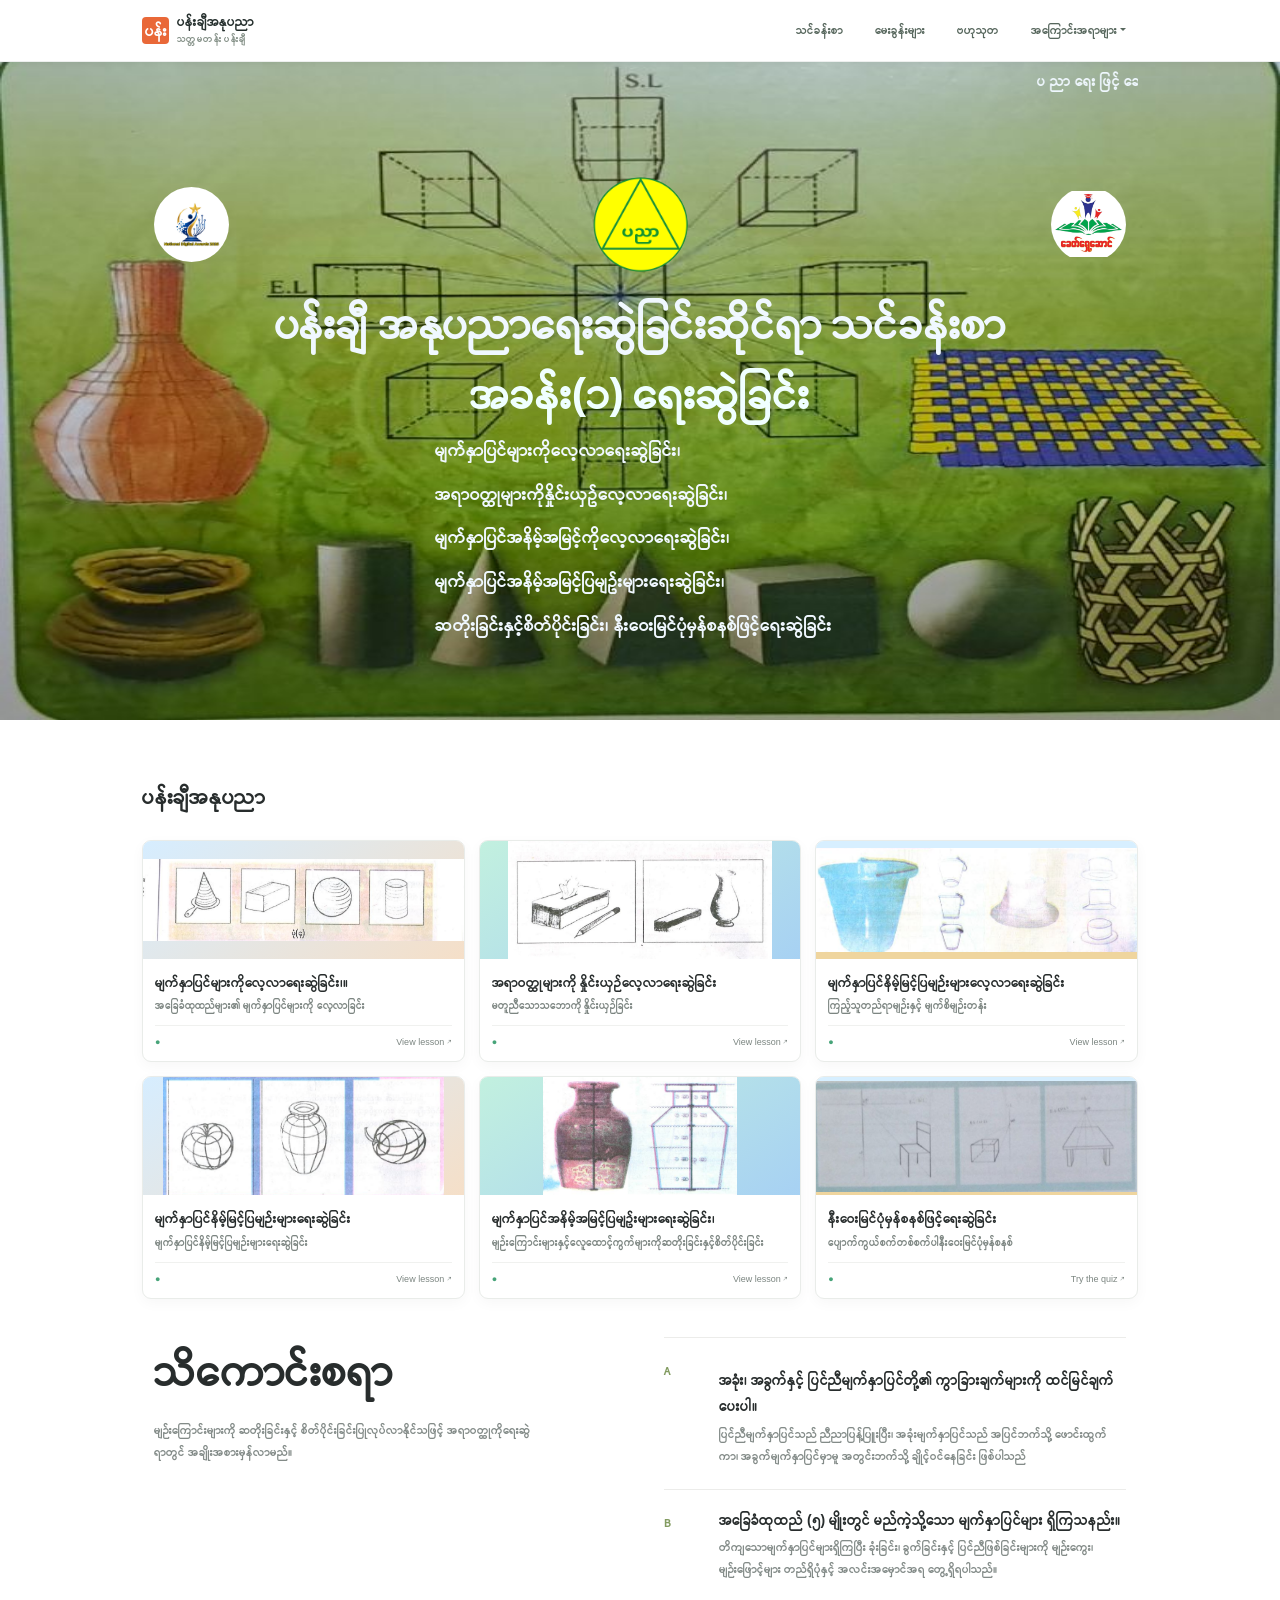
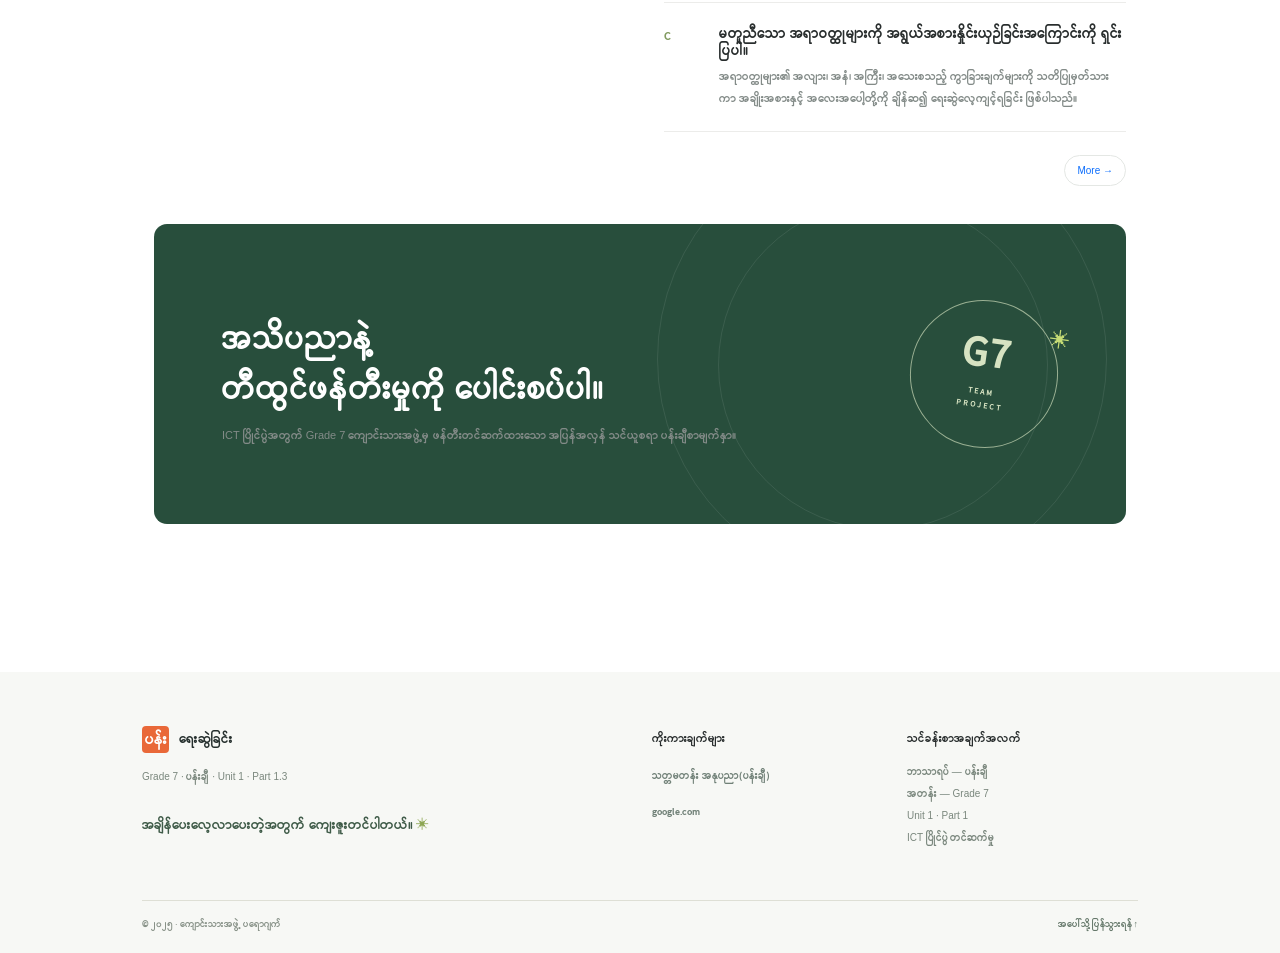
<file: index.html>
<!doctype html>
<html lang="my">

<head>
  <meta charset="utf-8">
  <meta name="viewport" content="width=device-width, initial-scale=1">
  <meta name="description"
    content="Grade 7 ပန်းချီ Unit 1, Part 1 သင်ခန်းစာ — ပန်းချီအနုပညာ | ကျောင်းသုံးစာအုပ်အခန်း (၁)ရေးဆွဲခြင်းနိဒါန်း။">
  <title>Grade 7 ရေးဆွဲခြင်း</title>
  <link href="css/bootstrap.min.css" rel="stylesheet">
  <link rel="stylesheet" href="style.css">
  <link rel="icon" href="assets/images/image.png">

</head>

<body>
  <nav class="navbar navbar-expand-lg fixed-top site-nav" aria-label="အဓိကမီနူး">
    <div class="container">
      <a class="navbar-brand d-flex align-items-center gap-2" href="index.html#home"><span
          class="brand-mark">ပန်း</span><span>ပန်းချီအနုပညာ<span class="brand-sub">သတ္တမတန်း
            ပန်းချီ</span></span></a>
      <button class="navbar-toggler" type="button" data-bs-toggle="collapse" data-bs-target="#mainMenu"
        aria-controls="mainMenu" aria-expanded="false" aria-label="မီနူးဖွင့်ရန်"><span
          class="navbar-toggler-icon"></span></button>
      <div class="collapse navbar-collapse" id="mainMenu">
        <ul class="navbar-nav ms-auto align-items-lg-center gap-lg-2">
          <li class="nav-item"><a class="nav-link" href="ebook-page.html">သင်ခန်းစာ</a></li>
          <!-- <li class="nav-item"><a class="nav-link" href="lesson.html#lessons">သင်ခန်းစာ</a></li> -->
          <li class="nav-item"><a class="nav-link" href="questions.html">မေးခွန်းများ</a></li>
          <li class="nav-item"><a class="nav-link" href="knowledge.html">ဗဟုသုတ</a></li>
          <li class="nav-item dropdown"><a class="nav-link dropdown-toggle" href="#" role="button"
              data-bs-toggle="dropdown" aria-expanded="false">အကြောင်းအရာများ</a>
            <ul class="dropdown-menu dropdown-menu-end">
              <li><a class="dropdown-item" href="competation.html">ICT ပြိုင်ပွဲ</a></li>
              <li><a class="dropdown-item" href="portfolio.html">အဖွဲ့အကြောင်း</a></li>
            </ul>
          </li>
        </ul>
      </div>
    </div>
  </nav>

  <!-- <section class="logo-strip" aria-label="Department of Basic Education">
    <div class="container logo-row mt-3">
      <img class="side-logo" src="assets/images/image.png" alt="Department of Basic Education logo">
      <img class="center-logo" src="assets/images/image.png" alt="Department of Basic Education logo">
      <img class="side-logo" src="assets/images/image.png" alt="Department of Basic Education logo">
    </div>
  </section> -->
  <main id="home">
    <header class="hero">
      <div class="hero-grid" aria-hidden="true"></div>
      <div class="container hero-content">
        <div class="row align-items-center g-5">
          <div class="col-lg-12 mx-auto text-center hero-copy-column">

            <!-- marquee -->
            <marquee width="100%" direction="left" height="100px" style="color:aliceblue;">
              ပ ညာ ရေး ဖြင့် ခေတ် မီ ဖွံ့ ဖြိုး တိုး တက် သော နိုင် ငံ တော် ကြီး တည် ဆောက် အံ့ . . . . . . . . ပ ညာ့ တန်
              ဆောင် ခေတ် ရှေ့ ဆောင်
            </marquee>

            <div class="container logo-row">
              <img class="side-logo" src="assets/images/nda.png" alt="Department of Basic Education logo">
              <img class="center-logo" src="assets/images/dbe-logo.png" alt="Department of Basic Education logo">
              <img class="side-logo" src="assets/images/kssicon.png" alt="Department of Basic Education logo">
            </div><br>

            <!-- <bold> <div class="eyebrow justify-content-center"><span class="eyebrow-dot"></span>ပန်းချီပညာ အခန်း(၁)</div> </bold> -->
            <h1 style="color: aliceblue;"> ပန်းချီ အနုပညာရေးဆွဲခြင်းဆိုင်ရာ သင်ခန်းစာ</h1>
            <h1 style="color: azure;">အခန်း(၁) ရေးဆွဲခြင်း</h1>
            <p class="hero-copy mx-auto" style="font-size: larger; color: aliceblue;">
              မျက်နှာပြင်များကို​လေ့​လာ​ရေးဆွဲခြင်း၊
            <p class="hero-copy mx-auto" style="font-size: larger; color: aliceblue;">
              အရာဝတ္ထုများကိုနှိုင်းယှဥ်​လေ့လာ​ရေးဆွဲခြင်း၊</p>
            <p class="hero-copy mx-auto" style="font-size: larger; color: aliceblue;">
              မျက်နှာပြင်အနိမ့်အမြင့်ကို​လေ့​လာ​ရေးဆွဲခြင်း၊</p>
            <p class="hero-copy mx-auto" style="font-size: larger; color: aliceblue;">
              မျက်နှာပြင်အနိမ့်အမြင့်ပြမျဥ်းများ​ရေးဆွဲခြင်း၊</p>
            <p class="hero-copy mx-auto" style="font-size: larger; color: aliceblue;"> ဆတိုးခြင်းနှင့်စိတ်ပိုင်းခြင်း၊
              နီး​ဝေးမြင်ပုံမှန်စနစ်ဖြင့်​ရေးဆွဲခြင်း</p>
            <!-- <div class="d-flex flex-wrap gap-3 align-items-center justify-content-center"><a
                class="btn btn-primary btn-start" href="#lesson">သင်ခန်းစာကို စတင်မယ် <span>↓</span></a><span
                class="hero-meta">⏱ ၁၀ မိနစ်ခန့် · ဖတ်ရှုလေ့လာရန်</span></div> -->
          </div>
        </div>
      </div>
      <!-- <div class="hero-bottom"><span>အောက်သို့ ဆင်းပြီး စူးစမ်းကြည့်ပါ</span><span class="down-mark">↓</span></div> -->
    </header>


    <!-- သင်ခန်းစာများ ထည့်ရန် -->
    <section class="featured-section" id="featured">
      <div class="container">
        <div class="landing-heading">
          <div>
            <br><br>
            <h2 class="landing-title">ပန်းချီအနုပညာ</h2>
            <p> </p><br>
            <div class="featured-grid">
              <a class="featured-card" href="pages/first-page.html">
                <div class="course-art course-rock">


                  <img class="img-cover w-100" src="assets/images/ccc.png" alt="assets">

                </div>
                <div class="course-info"><small></small>
                  <h3>မျက်နှာပြင်များကို​လေ့​လာ​ရေးဆွဲခြင်း၊။</h3>
                  <p>အခြေခံထုထည်များ၏ မျက်နှာပြင်များကို လေ့လာခြင်း</p>
                  <div class="course-meta"><span>● </span><span>View lesson ↗</span></div>
                </div>
              </a>
              <a class="featured-card" href="pages/second-page.html">
                <div class="course-art course-river">

                  <img class="img-cover w-100" src="assets/images/vvv.png" alt="assets">
                </div>

                <div class="course-info"><small></small>
                  <h3>အရာဝတ္ထုများကို နှိုင်းယှဉ်လေ့လာရေးဆွဲခြင်း</h3>
                  <p>မတူညီသောသဘောကို နှိုင်းယှဉ်ခြင်း</p>
                  <div class="course-meta"><span>● </span><span>View lesson ↗</span></div>
                </div>
              </a>

              <a class="featured-card" href="pages/third-page.html">
                <div class="course-art course-coast">

                  <img class="img-cover w-100" src="assets/images/mmm.png" alt="assets">
                </div>

                <div class="course-info"><small></small>
                  <h3>မျက်နှာပြင်နိမ့်မြင့်ပြမျဉ်းများလေ့လာရေးဆွဲခြင်း</h3>
                  <p>ကြည့်သူတည်ရာမျဉ်းနှင့် မျက်စိမျဉ်းတန်း</p>
                  <div class="course-meta"><span>● </span><span>View lesson ↗</span></div>
                </div>

              </a>

              <a class="featured-card" href="pages/fourth-page.html">
                <div class="course-art course-rock alt">

                  <img class="img-cover w-100" src="assets/images/nnn.png" alt="assets">
                </div>

                <div class="course-info"><small></small>
                  <h3>မျက်နှာပြင်နိမ့်မြင့်ပြမျဉ်းများရေးဆွဲခြင်း</h3>
                  <p>မျက်နှာပြင်နိမ့်မြင့်ပြမျဉ်းများရေးဆွဲခြင်း</p>
                  <div class="course-meta"><span>● </span><span>View lesson ↗</span></div>
                </div>

              </a>
              <a class="featured-card" href="pages/fifth-page.html">
                <div class="course-art course-river alt">

                  <img class="img-cover w-100" src="assets/images/zzz.png" alt="assets">
                </div>

                <div class="course-info"><small></small>
                  <h3>မျက်နှာပြင်အနိမ့်အမြင့်ပြမျဥ်းများ​ရေးဆွဲခြင်း၊</h3>
                  <p>မျဉ်းကြောင်းများနှင့်လေူထောင့်ကွက်များကိုဆတိုးခြင်းနှင့်စိတ်ပိုင်းခြင်း</p>
                  <div class="course-meta"><span>● </span><span>View lesson ↗</span></div>
                </div>
              </a>
              <a class="featured-card" href="pages/sixth-page.html">
                <div class="course-art course-coast alt">

                  <img class="img-cover w-100" src="assets/images/sss.png" alt="assets">
                </div>

                <div class="course-info"><small></small>
                  <h3>နီး​ဝေးမြင်ပုံမှန်စနစ်ဖြင့်​ရေးဆွဲခြင်း</h3>
                  <p>ပျောက်ကွယ်စက်တစ်စက်ပါနီးဝေးမြင်ပုံမှန်စနစ်</p>
                  <div class="course-meta"><span>● </span><span>Try the quiz ↗</span></div>
                </div>
              </a>

            </div>

            <!-- </section>    <section class="lesson-section section-pad" id="lesson">
      <div class="container">
        <div class="section-kicker">၀၂ / အဓိကသင်ခန်းစာ</div>
        <div class="row align-items-end mb-5">
          <div class="col-lg-7">
            <h2 class="section-title">မြေပြင်ကို ပုံဖော်သော<br>လုပ်ငန်းစဉ် ၃ မျိုး</h2>
          </div>
          <div class="col-lg-4 offset-lg-1">
            <p class="section-aside">ရိုးရှင်းတဲ့ အဆင့်သုံးဆင့်နဲ့ ရှုခင်းတစ်ခု ဘယ်လိုဖြစ်လာသလဲ ကြည့်ကြရအောင်။</p>
          </div>
        </div>
        <div class="process-grid row g-4">
          <article class="process-card col-12 col-md-6 col-lg-4" role="link" tabindex="0" data-page="pages/first-page.html" data-topic="weathering"
            aria-label="အသေးစိတ်ကြည့်ရန်">
            <div class="process-top"><span class="step-number">၁</span><span class="process-icon">⌁</span></div>
            <div class="process-art art-weathering" aria-hidden="true"><span class="crack"></span><span
                class="rock rock-a"></span><span class="rock rock-b"></span><span class="rock rock-c"></span><span
                class="rain-drop drop-a"></span><span class="rain-drop drop-b"></span></div>
            <h3>ကျောက်ဆွေးမြည့်ခြင်း</h3>
            <p>အပူချိန်၊ မိုးရေ၊ လေတို့ကြောင့် ကျောက်တုံးတွေဟာ နေရာမှာတင် အက်ကွဲပြီး သေးငယ်တဲ့ အပိုင်းအစတွေ ဖြစ်လာတယ်။
            </p><span class="process-tag">နေရာတွင် ပြိုကွဲခြင်း</span>
          </article>
          <article class="process-card col-12 col-md-6 col-lg-4" role="link" tabindex="0" data-page="pages/second-page.html" data-topic="erosion"
            aria-label="အသေးစိတ်ကြည့်ရန်">
            <div class="process-top"><span class="step-number">၂</span><span class="process-icon">↗</span></div>
            <div class="process-art art-erosion" aria-hidden="true"><span class="slope"></span><span
                class="moving-rock rock-a"></span><span class="moving-rock rock-b"></span><span
                class="wind-line wind-a"></span><span class="wind-line wind-b"></span></div>
            <h3>တိုက်စား သယ်ဆောင်ခြင်း</h3>
            <p>မြစ်ရေ၊ လေ၊ ရေခဲတို့က ပြိုကွဲသွားတဲ့ ကျောက်နဲ့ မြေမှုန်တွေကို တစ်နေရာကနေ တစ်နေရာသို့ သယ်ဆောင်တယ်။</p>
            <span class="process-tag">ရွေ့လျား သယ်ဆောင်ခြင်း</span>
          </article>
          <article class="process-card col-12 col-md-6 col-lg-4" role="link" tabindex="0" data-topic="deposition"
            aria-label="အသေးစိတ်ကြည့်ရန်">
            <div class="process-top"><span class="step-number">၃</span><span class="process-icon">⌄</span></div>
            <div class="process-art art-deposition" aria-hidden="true"><span class="shore"></span><span
                class="sediment sed-a"></span><span class="sediment sed-b"></span><span
                class="sediment sed-c"></span><span class="water-line"></span></div>
            <h3>အနည်ကျ စုပုံခြင်း</h3>
            <p>သယ်ဆောင်လာတဲ့ အနည်တွေဟာ မြစ်ဝ၊ ကမ်းခြေလို နေရာတွေမှာ စုပုံပြီး မြေပြင်ပုံစံအသစ်တွေ ဖြစ်လာတယ်။</p><span
              class="process-tag">ပုံစံအသစ် ဖန်တီးခြင်း</span>
          </article>
        </div>
        <div class="example-strip">
          <div class="example-icon">✳</div>
          <div><strong>ဥပမာတစ်ခု — မြစ်ကွေ့ကနေ မြစ်ဝကျွန်းပေါ်အထိ</strong>
            <p>မြစ်ကွေ့အပြင်ဘက်ကို ရေက တိုက်စားတယ်။ အနည်တွေကို အောက်ဘက်သို့ သယ်ဆောင်ပြီး မြစ်ဝမှာ စုပုံစေကာ
              မြစ်ဝကျွန်းပေါ်ကို ဖန်တီးတယ်။</p>
          </div><span class="example-arrow">↗</span>
        </div>
      </div>
    </section> -->

            <section class="knowledge-section section-pad" id="knowledge">
              <div class="container">
                <div class="row g-5">
                  <div class="col-lg-5">
                    <h2 class="section-title">သိကောင်းစရာ</h2>
                    <p class="section-aside mt-3"> မျဉ်းကြောင်းများကို ဆတိုးခြင်းနှင့်
                      စိတ်ပိုင်းခြင်းပြုလုပ်လာနိုင်သဖြင့်
                      အရာဝတ္ထုကိုရေးဆွဲရာတွင် အချိုးအစားမှန်လာမည်။</p>
                  </div>
                  <div class="col-lg-6 offset-lg-1">
                    <div class="fact-list position-relative">
                      <article class="fact-row"><span class="fact-mark">A</span>
                        <div>
                          <h3></h3>အခုံး၊ အခွက်နှင့် ပြင်ညီမျက်နှာပြင်တို့၏ ကွာခြားချက်များကို ထင်မြင်ချက်ပေးပါ။
                          <p>ပြင်ညီမျက်နှာပြင်သည် ညီညာပြန့်ပြူးပြီး၊ အခုံးမျက်နှာပြင်သည် အပြင်ဘက်သို့ ဖောင်းထွက်ကာ၊
                            အခွက်မျက်နှာပြင်မှာမူ အတွင်းဘက်သို့ ချိုင့်ဝင်နေခြင်း ဖြစ်ပါသည်</p>
                        </div>
                      </article>
                      <article class="fact-row"><span class="fact-mark">B</span>
                        <div>
                          <h3>အခြေခံထုထည် (၅) မျိုးတွင် မည်ကဲ့သို့သော မျက်နှာပြင်များ ရှိကြသနည်း။</h3>
                          <p>တိကျသောမျက်နှာပြင်များရှိကြပြီး ခုံးခြင်း၊ ခွက်ခြင်းနှင့် ပြင်ညီဖြစ်ခြင်းများကို မျဉ်းကွေး၊
                            မျဉ်းဖြောင့်များ တည်ရှိပုံနှင့် အလင်းအမှောင်အရ တွေ့ရှိရပါသည်။</p>
                        </div>
                      </article>
                      <article class="fact-row"><span class="fact-mark">C</span>
                        <div>
                          <h3>မတူညီသော အရာဝတ္ထုများကို အရွယ်အစားနှိုင်းယှဉ်ခြင်းအကြောင်းကို ရှင်းပြပါ။</h3>
                          <p>အရာဝတ္ထုများ၏ အလျား၊ အနံ၊ အကြီး၊ အသေးစသည့် ကွာခြားချက်များကို သတိပြုမှတ်သားကာ
                            အချိုးအစားနှင့်
                            အလေးအပေါ့တို့ကို ချိန်ဆ၍ ရေးဆွဲလေ့ကျင့်ရခြင်း ဖြစ်ပါသည်။</p>
                        </div>
                      </article>
                      <br><br>
                      <a class="text-link text-primary position-absolute bottom-0 end-0" href="knowledge.html">More
                        <span>→</span></a>
                    </div>
                  </div>
                </div>
              </div>
            </section>

            <section class="team-section" id="competition">
              <div class="container">
                <div class="team-panel">
                  <div class="team-orbit orbit-one"></div>
                  <div class="team-orbit orbit-two"></div>
                  <div class="team-content">
                    <h2>အသိပညာနဲ့<br>တီထွင်ဖန်တီးမှုကို ပေါင်းစပ်ပါ။</h2>
                    <p>ICT ပြိုင်ပွဲအတွက် Grade 7 ကျောင်းသားအဖွဲ့မှ ဖန်တီးတင်ဆက်ထားသော အပြန်အလှန် သင်ယူစရာ
                      ပန်းချီစာမျက်နှာ။</p>
                    
                  </div>
                  <div class="team-badge" aria-hidden="true"><span>G7</span><small>TEAM<br>PROJECT</small><i>✳</i></div>
                </div>
              </div>
            </section>
  </main>

  <footer class="site-footer">
    <div class="container">
      <div class="row gy-4">
        <div class="col-lg-5"><a class="navbar-brand footer-brand" href="index.html#home"><span
              class="brand-mark">ပန်း</span> ရေးဆွဲခြင်း</a>
          <p class="footer-note">Grade 7 · ပန်းချီ · Unit 1 · Part 1.3</p>
          <p class="thanks">အချိန်ပေးလေ့လာပေးတဲ့အတွက် ကျေးဇူးတင်ပါတယ်။
            <span>✳</span>
          </p>
        </div>
        <div class="col-lg-3 offset-lg-1">
          <h2 class="footer-heading">ကိုးကားချက်များ</h2>
          <ul class="reference-list">
            <li><a href="ebook-page.html" target="_blank"
                rel="noopener noreferrer">သတ္တမတန်း အနုပညာ(ပန်းချီ)</a></li>
            <li><a href="https://www.google.com/" target="_blank"
                rel="noopener noreferrer">google.com</a></li>
          </ul>
        </div>
        <div class="col-lg-3">
          <h2 class="footer-heading">သင်ခန်းစာအချက်အလက်</h2>
          <p class="footer-meta">ဘာသာရပ် — ပန်းချီ<br>အတန်း — Grade 7<br>Unit 1 · Part 1<br>ICT ပြိုင်ပွဲ တင်ဆက်မှု
          </p>
        </div>
      </div>
      <div class="footer-bottom"><span>© ၂၀၂၅ · ကျောင်းသားအဖွဲ့ ပရောဂျက်</span><a href="index.html#home">အပေါ်သို့
          ပြန်သွားရန် ↑</a></div>
    </div>
  </footer>
  <script src="js/bootstrap.bundle.min.js"></script>
  <script src="script.js"></script>
</body>

</html>
</file>
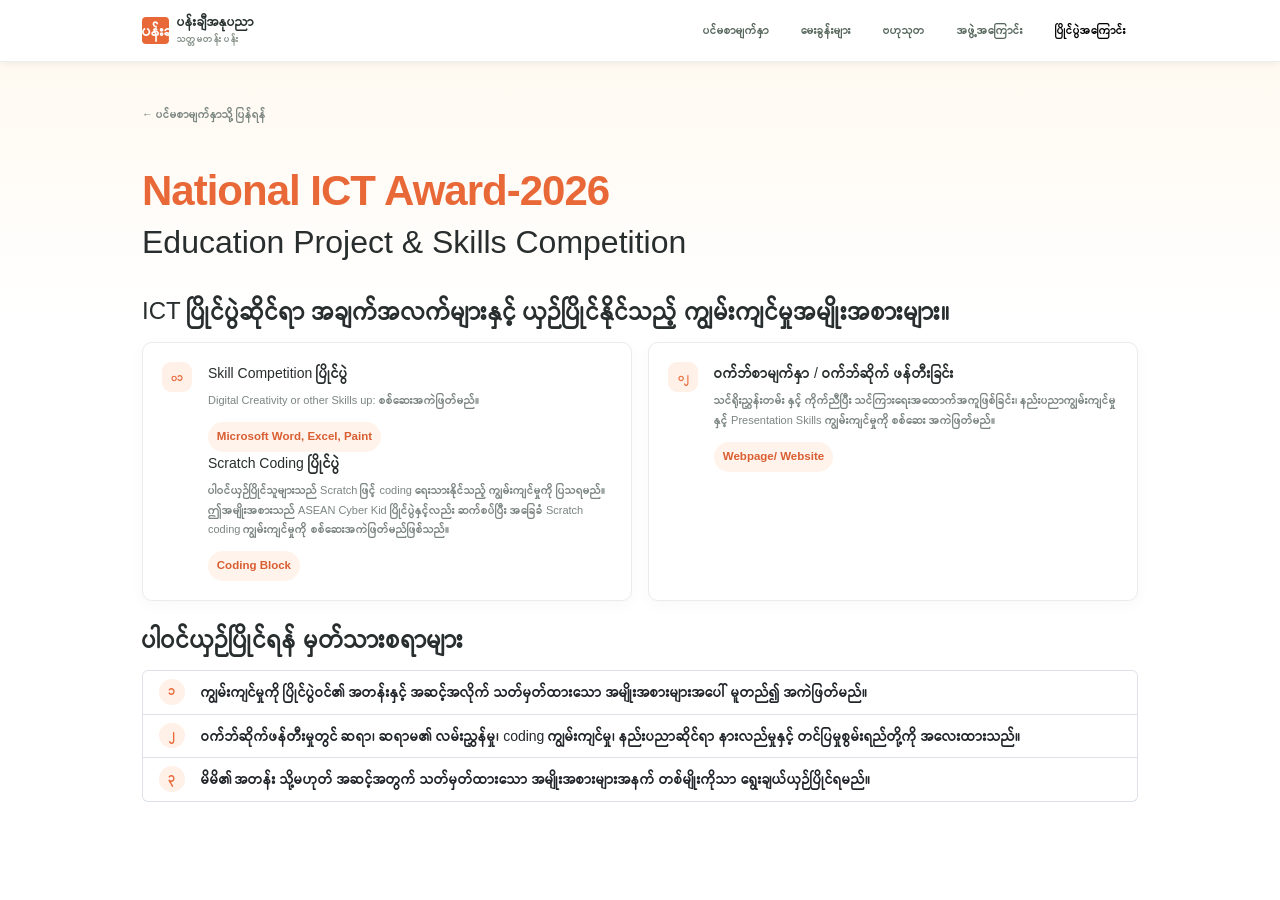
<file: competation.html>
<!doctype html>
<html lang="my">
<head>
  <meta charset="utf-8">
  <meta name="viewport" content="width=device-width, initial-scale=1">
  <meta name="description" content="၂၀၂၆ အမျိုးသား ICT ဆု ပညာရေးစီမံကိန်းနှင့် ကျွမ်းကျင်မှု ပြိုင်ပွဲအကြောင်း။">
  <title>Grade-7 ပန်းချီ | အနုပညာပန်းချီ</title>
  <link href="css/bootstrap.min.css" rel="stylesheet">
  <link href="style.css" rel="stylesheet">
</head>
<body>
  <nav class="navbar navbar-expand-lg fixed-top site-nav" aria-label="အဓိက လမ်းညွှန်မီနူး">
    <div class="container">
      <a class="navbar-brand d-flex align-items-center gap-2" href="index.html#home"><span class="brand-mark">ပန်းချီ</span><span>ပန်းချီအနုပညာ<span class="brand-sub">သတ္တမတန်း
            ပန်း</span></span></a></span></a>
      <button class="navbar-toggler" type="button" data-bs-toggle="collapse" data-bs-target="#mainMenu" aria-controls="mainMenu" aria-expanded="false" aria-label="မီနူးဖွင့်ရန်"><span class="navbar-toggler-icon"></span></button>
      <div class="collapse navbar-collapse" id="mainMenu">
        <ul class="navbar-nav ms-auto align-items-lg-center gap-lg-2">
          <li class="nav-item"><a class="nav-link" href="index.html#home">ပင်မစာမျက်နှာ</a></li>
          <!-- <li class="nav-item"><a class="nav-link" href="lesson.html#lessons">သင်ခန်းစာများ</a></li> -->
          <li class="nav-item"><a class="nav-link" href="questions.html">မေးခွန်းများ</a></li>
          <li class="nav-item"><a class="nav-link" href="knowledge.html">ဗဟုသုတ</a></li>
          <li class="nav-item"><a class="nav-link" href="portfolio.html">အဖွဲ့အကြောင်း</a></li>
          <li class="nav-item"><a class="nav-link active" href="competation.html" aria-current="page">ပြိုင်ပွဲအကြောင်း</a></li>
        </ul>
      </div>
    </div>
  </nav>

  <main class="resource-page">
    <div class="container resource-shell">
      <a class="resource-back" href="index.html">← ပင်မစာမျက်နှာသို့ ပြန်ရန်</a>
      <header class="resource-header">
        <h1 class="resource-kicker">National ICT Award-2026</h1>
        <h2>Education Project & Skills Competition</h2>
      </header>

      <section class="competition-overview mb-4" aria-labelledby="skills-title">
        <div class="d-flex flex-wrap align-items-end justify-content-between gap-2 mb-3">
          <div><h4 id="skills-title" class="h4 mt-1 mb-0">ICT ပြိုင်ပွဲဆိုင်ရာ အချက်အလက်များနှင့် ယှဉ်ပြိုင်နိုင်သည့် ကျွမ်းကျင်မှုအမျိုးအစားများ။</h4></div>
         
        </div>
        <div class="row g-3">
          <div class="col-12 col-md-6">
            <article class="knowledge-card h-100">
              <span class="knowledge-index">၀၁</span>
              <div>
                <h2>Skill Competition ပြိုင်ပွဲ</h2>
                <p>Digital Creativity or other Skills up: စစ်ဆေးအကဲဖြတ်မည်။</p>
                <span class="competition-tag">Microsoft Word, Excel, Paint</span>
                
                <h2>Scratch Coding ပြိုင်ပွဲ</h2>
                <p>ပါဝင်ယှဉ်ပြိုင်သူများသည် Scratch ဖြင့် coding ရေးသားနိုင်သည့် ကျွမ်းကျင်မှုကို ပြသရမည်။ ဤအမျိုးအစားသည် ASEAN Cyber Kid ပြိုင်ပွဲနှင့်လည်း ဆက်စပ်ပြီး အခြေခံ Scratch coding ကျွမ်းကျင်မှုကို စစ်ဆေးအကဲဖြတ်မည်ဖြစ်သည်။</p>
                <span class="competition-tag">Coding Block</span>
              </div>
            </article>
          </div>
          <div class="col-12 col-md-6">
            <article class="knowledge-card h-100">
              <span class="knowledge-index">၀၂</span>
              <div>
                <h2>ဝက်ဘ်စာမျက်နှာ / ဝက်ဘ်ဆိုက် ဖန်တီးခြင်း</h2>
                <p>သင်ရိုးညွှန်းတမ်း နှင့် ကိုက်ညီပြီး သင်ကြားရေးအထောက်အကူဖြစ်ခြင်း၊ နည်းပညာကျွမ်းကျင်မှုနှင့် Presentation Skills ကျွမ်းကျင်မှုကို စစ်ဆေး အကဲဖြတ်မည်။</p>
                <span class="competition-tag">Webpage/ Website</span>
              </div>
            </article>
          </div>
        </div>
        
      </section>

      <section class="competition-notes" aria-labelledby="notes-title">
        <h2 id="notes-title" class="h4 mb-3">ပါဝင်ယှဉ်ပြိုင်ရန် မှတ်သားစရာများ</h2>
        <div class="list-group">
          <div class="list-group-item d-flex gap-3 align-items-start"><span class="competition-bullet">၁</span><span>ကျွမ်းကျင်မှုကို ပြိုင်ပွဲဝင်၏ အတန်းနှင့် အဆင့်အလိုက် သတ်မှတ်ထားသော အမျိုးအစားများအပေါ် မူတည်၍ အကဲဖြတ်မည်။</span></div>
          <div class="list-group-item d-flex gap-3 align-items-start"><span class="competition-bullet">၂</span><span>ဝက်ဘ်ဆိုက်ဖန်တီးမှုတွင် ဆရာ၊ ဆရာမ၏ လမ်းညွှန်မှု၊ coding ကျွမ်းကျင်မှု၊ နည်းပညာဆိုင်ရာ နားလည်မှုနှင့် တင်ပြမှုစွမ်းရည်တို့ကို အလေးထားသည်။</span></div>
          <div class="list-group-item d-flex gap-3 align-items-start"><span class="competition-bullet">၃</span><span>မိမိ၏ အတန်း သို့မဟုတ် အဆင့်အတွက် သတ်မှတ်ထားသော အမျိုးအစားများအနက် တစ်မျိုးကိုသာ ရွေးချယ်ယှဉ်ပြိုင်ရမည်။</span></div>
        </div>
      </section>
    </div>
  </main>
  <script src="js/bootstrap.bundle.min.js"></script>
</body>
</html>
</file>
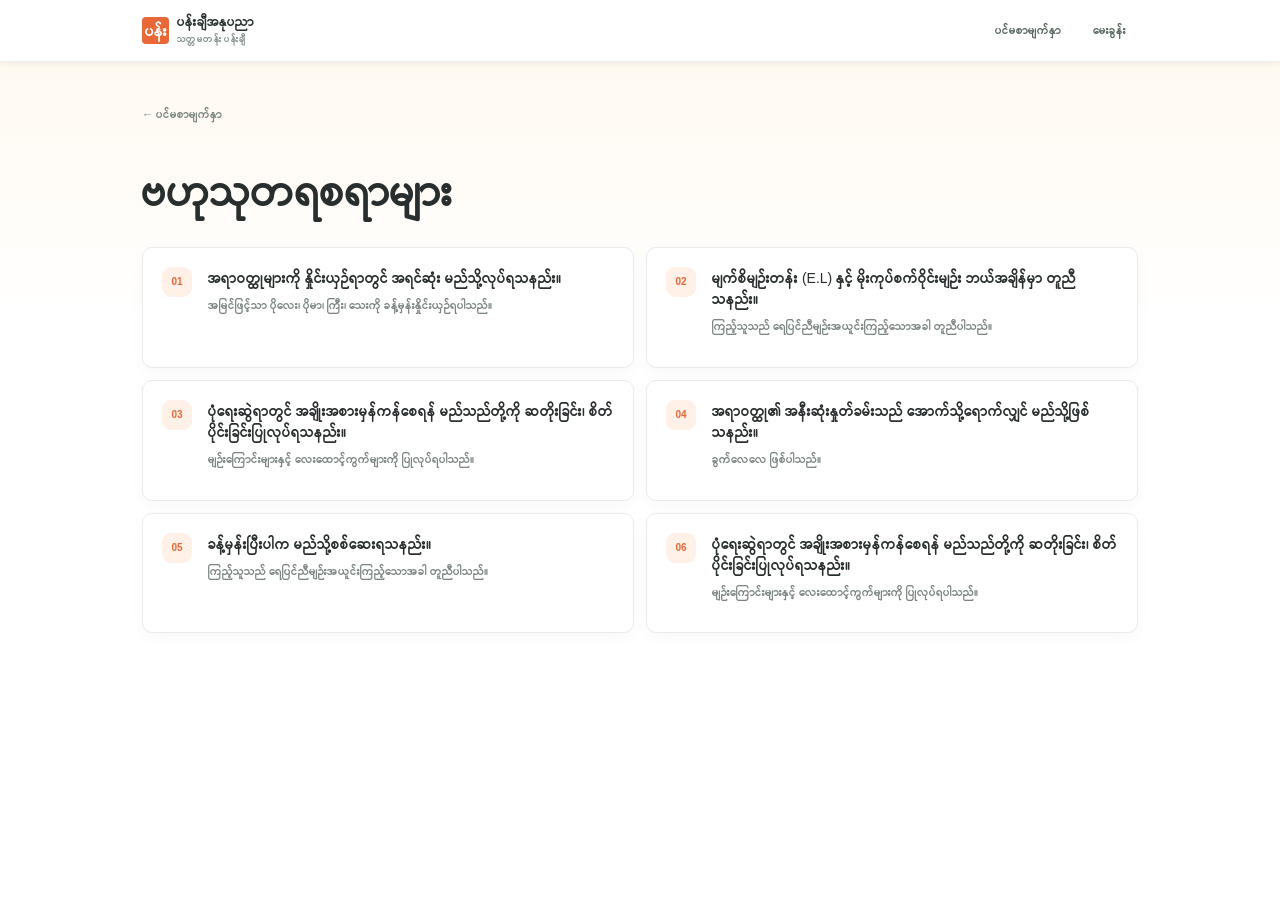
<file: knowledge.html>
﻿<!doctype html>
<html lang="en">

<head>
  <meta charset="utf-8">
  <meta name="viewport" content="width=device-width, initial-scale=1">
  <meta name="description" content="A quick knowledge list about the processes that shape Earth's surface.">
  <title>ဗဟုတုသ | ပန်းချီအနုပညာ</title>
  <link href="css/bootstrap.min.css" rel="stylesheet">
  <link href="style.css" rel="stylesheet">
</head>

<body>
  <nav class="navbar navbar-expand-lg fixed-top site-nav" aria-label="Main navigation">
    <div class="container">
      <a class="navbar-brand d-flex align-items-center gap-2" href="index.html"><span
          class="brand-mark">ပန်း</span><span>ပန်းချီအနုပညာ<span class="brand-sub">သတ္တမတန်း
            ပန်းချီ</span></span></a>
      <button class="navbar-toggler" type="button" data-bs-toggle="collapse" data-bs-target="#mainMenu"
        aria-controls="mainMenu" aria-expanded="false" aria-label="Toggle navigation"><span
          class="navbar-toggler-icon"></span></button>
      <div class="collapse navbar-collapse" id="mainMenu">
        <ul class="navbar-nav ms-auto align-items-lg-center gap-lg-2">
          <li class="nav-item"><a class="nav-link" href="index.html">ပင်မစာမျက်နှာ</a></li>
          <li class="nav-item"><a class="nav-link" href="questions.html">မေးခွန်း</a></li>
        </ul>
      </div>
    </div>
  </nav>
  <main class="resource-page">
    <div class="container resource-shell">
      <a class="resource-back" href="index.html">← ပင်မစာမျက်နှာ</a>
      <header class="resource-header"><span class="resource-kicker"></span>
        <h1>ဗဟုသုတရစရာများ</h1>
      </header>
      <div class="knowledge-grid">
        <article class="knowledge-card"><span class="knowledge-index">01</span>
          <div>
            <h2> အရာဝတ္ထုများကို နှိုင်းယှဉ်ရာတွင် အရင်ဆုံး မည်သို့လုပ်ရသနည်း။</h2>
            <p>အမြင်ဖြင့်သာ ပိုလေး၊ ပိုမာ၊ ကြီး၊ သေးကို ခန့်မှန်းနှိုင်းယှဉ်ရပါသည်။</p><a
              href="pages/first-page.html"></a>
          </div>
        </article>
        <article class="knowledge-card"><span class="knowledge-index">02</span>
          <div>
            <h2>မျက်စိမျဉ်းတန်း (E.L) နှင့် မိုးကုပ်စက်ဝိုင်းမျဉ်း ဘယ်အချိန်မှာ တူညီသနည်း။</h2>
            <p>ကြည့်သူသည် ရေပြင်ညီမျဉ်းအယူင်းကြည့်သောအခါ တူညီပါသည်။</p><a href="pages/second-page.html"></a>
          </div>
        </article>
        <article class="knowledge-card"><span class="knowledge-index">03</span>
          <div>
            <h2>ပုံရေးဆွဲရာတွင် အချိုးအစားမှန်ကန်စေရန် မည်သည်တို့ကို ဆတိုးခြင်း၊ စိတ်ပိုင်းခြင်းပြုလုပ်ရသနည်း။</h2>
            <p>မျဉ်းကြောင်းများနှင့် လေးထောင့်ကွက်များကို ပြုလုပ်ရပါသည်။</p><a href="lesson.html?topic=deposition"></a>
          </div>
        </article>
        <article class="knowledge-card"><span class="knowledge-index">04</span>
          <div>
            <h2>အရာဝတ္ထု၏ အနီးဆုံးနှုတ်ခမ်းသည် အောက်သို့ရောက်လျှင် မည်သို့ဖြစ်သနည်း။</h2>
            <p>ခွက်လေလေ ဖြစ်ပါသည်။</p><a href="questions.html"></a>
          </div>
        </article>
        <article class="knowledge-card"><span class="knowledge-index">05</span>
          <div>
            <h2>ခန့်မှန်းပြီးပါက မည်သို့စစ်ဆေးရသနည်း။</h2>
            <p>ကြည့်သူသည် ရေပြင်ညီမျဉ်းအယူင်းကြည့်သောအခါ တူညီပါသည်။</p><a href="lesson.html#introduction"></a>
          </div>
        </article>
        <article class="knowledge-card"><span class="knowledge-index">06</span>
          <div>
            <h2>ပုံရေးဆွဲရာတွင် အချိုးအစားမှန်ကန်စေရန် မည်သည်တို့ကို ဆတိုးခြင်း၊ စိတ်ပိုင်းခြင်းပြုလုပ်ရသနည်း။</h2>
            <p>မျဉ်းကြောင်းများနှင့် လေးထောင့်ကွက်များကို ပြုလုပ်ရပါသည်။</p><a href="questions.html#questionsList"></a>
          </div>
        </article>
      </div>
    </div>
  </main>
  <script src="js/bootstrap.bundle.min.js"></script>
</body>

</html>
</file>
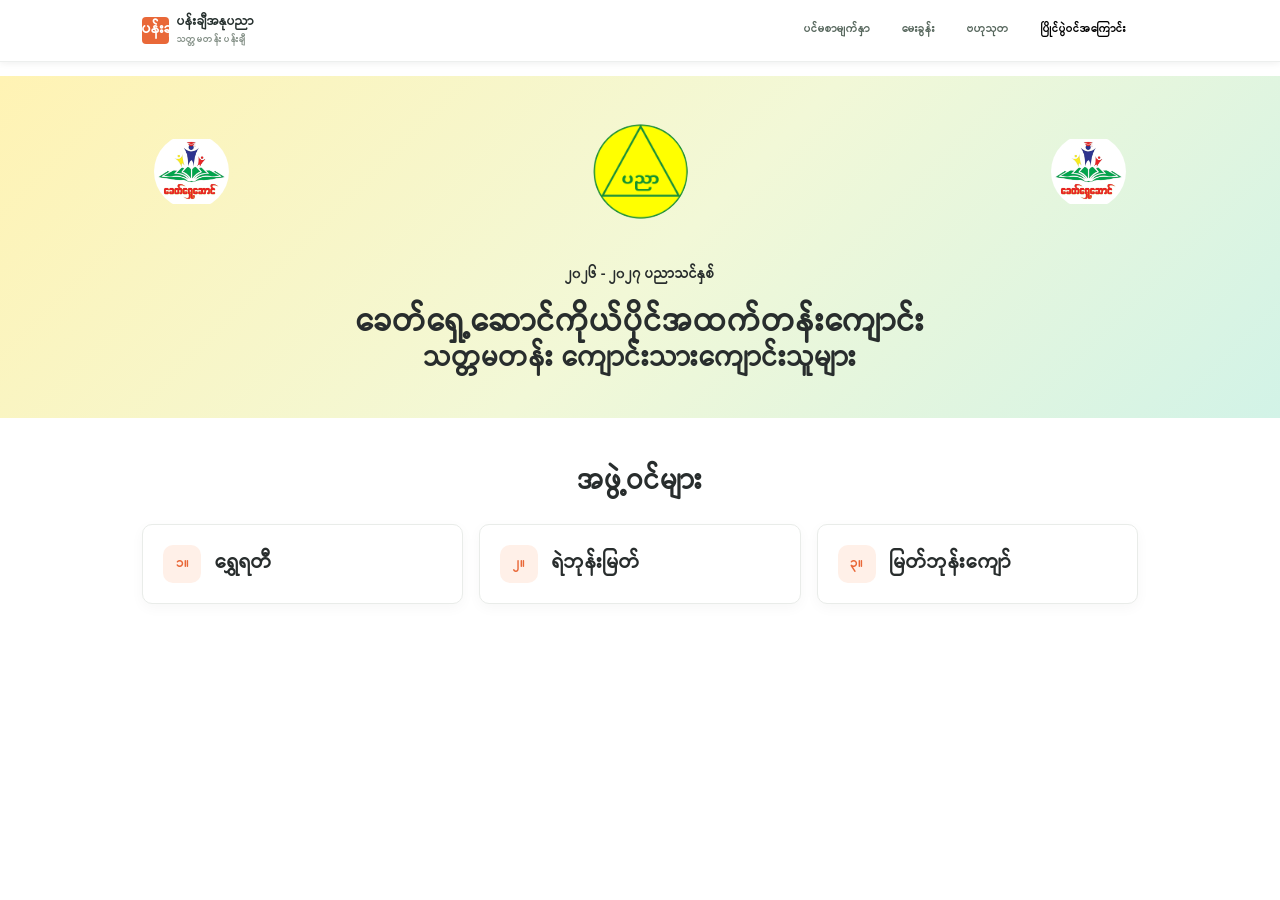
<file: portfolio.html>
<!doctype html>
<html lang="en">

<head>
  <meta charset="utf-8">
  <meta name="viewport" content="width=device-width, initial-scale=1">
  <meta name="description" content="Meet the Khit Shae Saung Private High School project team.">
  <title>ပန်းချီ</title>
  <link href="css/bootstrap.min.css" rel="stylesheet">
  <link href="style.css" rel="stylesheet">
  <style>
    body {
      font-family: "Pyidaungsu";
    }
  </style>
</head>

<body>
  <nav class="navbar navbar-expand-lg fixed-top site-nav" aria-label="Main navigation">
    <div class="container">
      <a class="navbar-brand d-flex align-items-center gap-2" href="index.html#home">
        <span class="brand-mark">ပန်းချီ</span><span>ပန်းချီအနုပညာ<span class="brand-sub">သတ္တမတန်း
            ပန်းချီ</span></span></a><span class="brand-sub"></span></span>
      </a>
      <button class="navbar-toggler" type="button" data-bs-toggle="collapse" data-bs-target="#mainMenu"
        aria-controls="mainMenu" aria-expanded="false" aria-label="Toggle navigation"><span
          class="navbar-toggler-icon"></span></button>
      <div class="collapse navbar-collapse" id="mainMenu">
        <ul class="navbar-nav ms-auto align-items-lg-center gap-lg-2">
          <li class="nav-item"><a class="nav-link" href="index.html#home">ပင်မစာမျက်နှာ</a></li>
          <!-- <li class="nav-item"><a class="nav-link" href="lesson.html#lessons">သင်ခန်းစာ</a></li> -->
          <li class="nav-item"><a class="nav-link" href="questions.html">မေးခွန်း</a></li>
          <li class="nav-item"><a class="nav-link" href="knowledge.html">ဗဟုသုတ</a></li>
          <li class="nav-item"><a class="nav-link active" href="portfolio.html"
              aria-current="page">ပြိုင်ပွဲဝင်အကြောင်း</a></li>
        </ul>
      </div>
    </div>
  </nav>

  <main class="portfolio-page">
    <section class="portfolio-header text-center">
      <div class="container">
       <div class="container logo-row mb-3" role="group" aria-label="School project logos">
          
          
          <img class="side-logo" src="assets/images/kssicon.png" alt="School project logo">
          <img class="center-logo" src="assets/images/dbe-logo.png" alt="School project logo">
          <img class="side-logo" src="assets/images/kssicon.png" alt="School project logo">
        </div><br
        <p class="portfolio-kicker mb-2">၂၀၂၆ - ၂၀၂၇ ပညာသင်နှစ်</p>
        <h2 class="mb-0">ခေတ်ရှေ့ဆောင်ကိုယ်ပိုင်အထက်တန်းကျောင်း</h2>
        <h3 class="mb-0">သတ္တမတန်း ကျောင်းသားကျောင်းသူများ</h3>
      </div>
    </section>
    <section class="container portfolio-team py-5">
      <div class="text-center mb-4">
        <h2 class="h3 mb-0">အဖွဲ့ဝင်များ</h2>
      </div>
      <ul class="row g-3 list-unstyled mb-0 ">
        <li class="col-12 col-sm-6 col-lg-4">
          <div class="portfolio-member h-100"><span class="portfolio-number">၁။</span>
            <h3 class="h5 mb-0">ရွှေရတီ</h3>
          </div>
        </li>
        <li class="col-12 col-sm-6 col-lg-4">
          <div class="portfolio-member h-100"><span class="portfolio-number">၂။</span>
            <h3 class="h5 mb-0">ရဲဘုန်းမြတ်</h3>
          </div>
        </li>
        <li class="col-12 col-sm-6 col-lg-4">
          <div class="portfolio-member h-100"><span class="portfolio-number">၃။</span>
            <h3 class="h5 mb-0">မြတ်ဘုန်းကျော်</h3>
          </div>
        </li>
      </ul>
    </section>
  </main>
  <script src="js/bootstrap.bundle.min.js"></script>
</body>

</html>
</file>
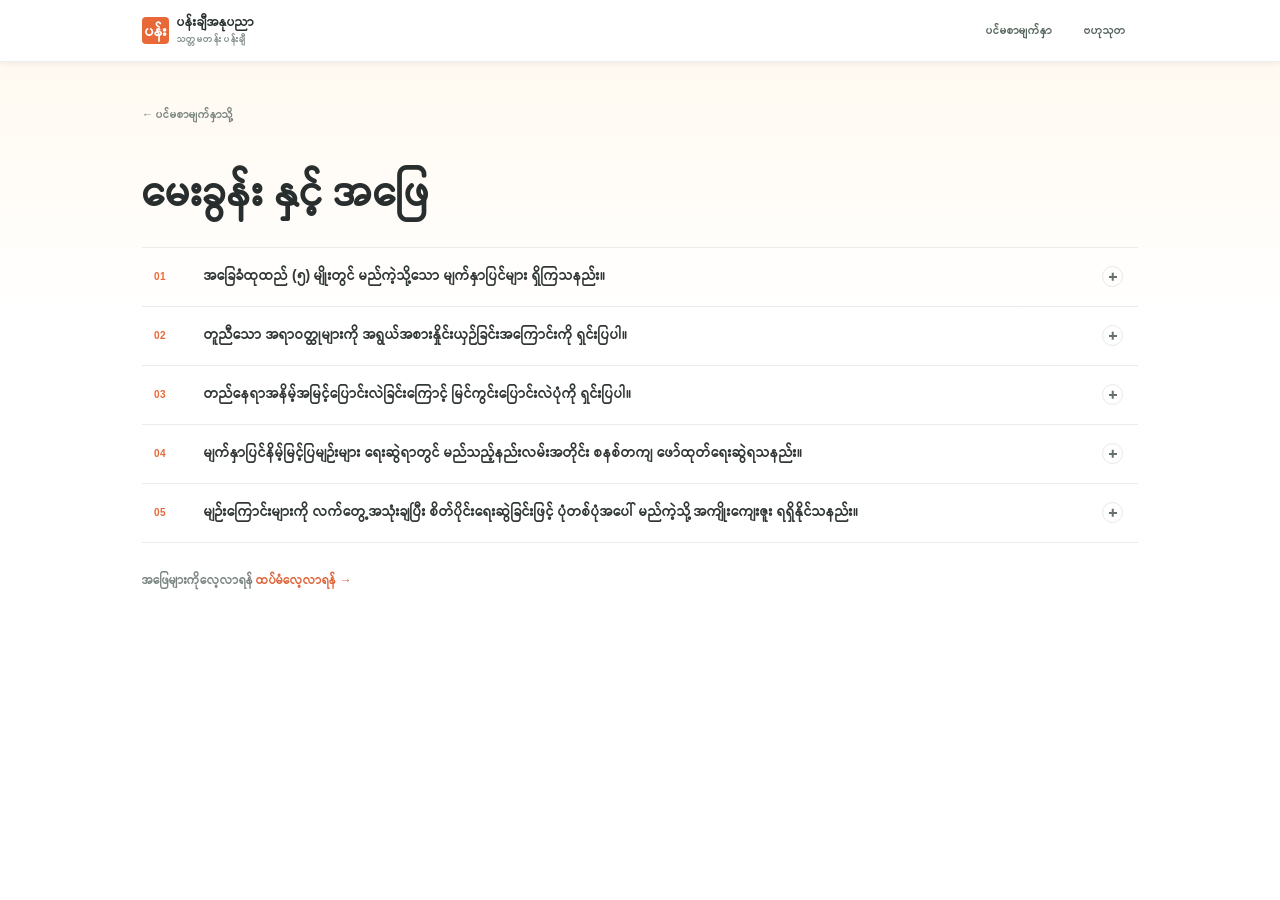
<file: questions.html>
﻿<!doctype html>
<html lang="en">

<head>
  <meta charset="utf-8">
  <meta name="viewport" content="width=device-width, initial-scale=1">
  <meta name="description" content="Common questions about weathering, erosion and deposition.">
  <title>မေးခွန်းများ | ပန်းချီအနုပညာ</title>
  <link href="css/bootstrap.min.css" rel="stylesheet">
  <link href="style.css" rel="stylesheet">
</head>

<body>
  <nav class="navbar navbar-expand-lg fixed-top site-nav" aria-label="Main navigation">
    <div class="container">
      <a class="navbar-brand d-flex align-items-center gap-2" href="index.html"><span
          class="brand-mark">ပန်း</span><span>ပန်းချီအနုပညာ<span class="brand-sub">သတ္တမတန်း
            ပန်းချီ</span></span></a>
      <button class="navbar-toggler" type="button" data-bs-toggle="collapse" data-bs-target="#mainMenu"
        aria-controls="mainMenu" aria-expanded="false" aria-label="Toggle navigation"><span
          class="navbar-toggler-icon"></span></button>
      <div class="collapse navbar-collapse" id="mainMenu">
        <ul class="navbar-nav ms-auto align-items-lg-center gap-lg-2">
          <li class="nav-item"><a class="nav-link" href="index.html">ပင်မစာမျက်နှာ</a></li>
          <li class="nav-item"><a class="nav-link" href="knowledge.html">ဗဟုသုတ</a></li>
        </ul>
      </div>
    </div>
  </nav>
  <main class="resource-page">
    <div class="container resource-shell">
      <a class="resource-back" href="index.html">← ပင်မစာမျက်နှာသို့</a>
      <header class="resource-header">
        <h1 style="font-size: smallerS;">မေးခွန်း နှင့် အဖြေ</h1>
      </header>
      <div class="question-list" id="questionsList">
        <article class="question-item">
          <h2><button class="question-toggle collapsed" type="button" data-bs-toggle="collapse"
              data-bs-target="#answer1" aria-expanded="false" aria-controls="answer1"><span
                class="question-number">01</span><span>အခြေခံထုထည် (၅) မျိုးတွင် မည်ကဲ့သို့သော မျက်နှာပြင်များ
                ရှိကြသနည်း။</span><span class="toggle-mark" aria-hidden="true"></span></button></h2>
          <div class="collapse" id="answer1" data-bs-parent="#questionsList">
            <div class="question-answer">တိကျသောမျက်နှာပြင်များရှိကြပြီး ခုံးခြင်း၊ ခွက်ခြင်းနှင့်
              ပြင်ညီဖြစ်ခြင်းများကို မျဉ်းကွေး၊ မျဉ်းဖြောင့်များ တည်ရှိပုံနှင့် အလင်းအမှောင်အရ တွေ့ရှိရပါသည်။</div>
          </div>
        </article>
        <article class="question-item">
          <h2><button class="question-toggle collapsed" type="button" data-bs-toggle="collapse"
              data-bs-target="#answer2" aria-expanded="false" aria-controls="answer2"><span
                class="question-number">02</span><span>တူညီသော အရာဝတ္ထုများကို အရွယ်အစားနှိုင်းယှဉ်ခြင်းအကြောင်းကို
                ရှင်းပြပါ။</span><span class="toggle-mark" aria-hidden="true"></span></button></h2>
          <div class="collapse" id="answer2" data-bs-parent="#questionsList">
            <div class="question-answer">အရာဝတ္ထုများ၏ အလျား၊ အနံ၊ အကြီး၊ အသေးစသည့် ကွာခြားချက်များကို သတိပြုမှတ်သားကာ
              အချိုးအစားနှင့် အလေးအပေါ့တို့ကို ချိန်ဆ၍ ရေးဆွဲလေ့ကျင့်ရခြင်း ဖြစ်ပါသည်။ </div>
          </div>
        </article>
        <article class="question-item">
          <h2><button class="question-toggle collapsed" type="button" data-bs-toggle="collapse"
              data-bs-target="#answer3" aria-expanded="false" aria-controls="answer3"><span
                class="question-number">03</span><span> တည်နေရာအနိမ့်အမြင့်ပြောင်းလဲခြင်းကြောင့်
                မြင်ကွင်းပြောင်းလဲပုံကို ရှင်းပြပါ။</span><span class="toggle-mark" aria-hidden="true"></span></button>
          </h2>
          <div class="collapse" id="answer3" data-bs-parent="#questionsList">
            <div class="question-answer">ကြည့်သူနှင့် အရာဝတ္ထု၏ အနီးဆုံးနှုတ်ခမ်းသည် အရာဝတ္ထုအထက် ရောက်လေလေ
              ခုံးလေလေဖြစ်ပြီး၊ အောက်သို့ရောက်လေလေ ခွက်လေလေဖြစ်ကာ၊ တစ်တန်းတည်းရှိပါက မျဉ်းပြားအတိုင်း မြင်ရပါသည်။</div>
          </div>
        </article>
        <article class="question-item">
          <h2><button class="question-toggle collapsed" type="button" data-bs-toggle="collapse"
              data-bs-target="#answer4" aria-expanded="false" aria-controls="answer4"><span
                class="question-number">04</span><span>မျက်နှာပြင်နိမ့်မြင့်ပြမျဉ်းများ ရေးဆွဲရာတွင်
                မည်သည့်နည်းလမ်းအတိုင်း စနစ်တကျ ဖော်ထုတ်ရေးဆွဲရသနည်း။</span><span class="toggle-mark"
                aria-hidden="true"></span></button></h2>
          <div class="collapse" id="answer4" data-bs-parent="#questionsList">
            <div class="question-answer">ပထမဦးစွာ အရာဝတ္ထု၏ ဘေးအနားသတ်ပုံကို ဖော်ထုတ်ရေးဆွဲရပြီး၊ ထို့နောက် အရာဝတ္ထု၏
              ထုထည်ခုံးခွက်မှုကို အခြေခံကာ လိုက်ဖက်ညီသော အလျားလိုက် သို့မဟုတ် ဒေါင်လိုက်
              မျက်နှာပြင်နိမ့်မြင့်ပြမျဉ်းများကို ထည့်သွင်းရေးဆွဲရပါသည်။</div>
          </div>
        </article>
        <article class="question-item">
          <h2><button class="question-toggle collapsed" type="button" data-bs-toggle="collapse"
              data-bs-target="#answer5" aria-expanded="false" aria-controls="answer5"><span
                class="question-number">05</span><span>မျဉ်းကြောင်းများကို လက်တွေ့အသုံးချပြီး စိတ်ပိုင်းရေးဆွဲခြင်းဖြင့်
                ပုံတစ်ပုံအပေါ် မည်ကဲ့သို့ အကျိုးကျေးဇူး ရရှိနိုင်သနည်း။</span><span class="toggle-mark"
                aria-hidden="true"></span></button></h2>
          <div class="collapse" id="answer5" data-bs-parent="#questionsList">
            <div class="question-answer">မျဉ်းကြောင်းများကို စိတ်ပိုင်းခြင်းဖြင့် ပုံတစ်ပုံ၏ အရွယ်အစားနှင့်
              အချိုးအစားတို့ကို မှန်ကန်စွာ ချိန်ဆနိုင်စွမ်း ရရှိလာမည် ဖြစ်ပါသည်။</div>
          </div>
        </article>
      </div>
      <p class="resource-footer-note">အဖြေများကိုလေ့လာရန်<a href="knowledge.html"> ထပ်မံလေ့လာရန် →</a></p>
    </div>
  </main>
  <script src="js/bootstrap.bundle.min.js"></script>
</body>

</html>
</file>
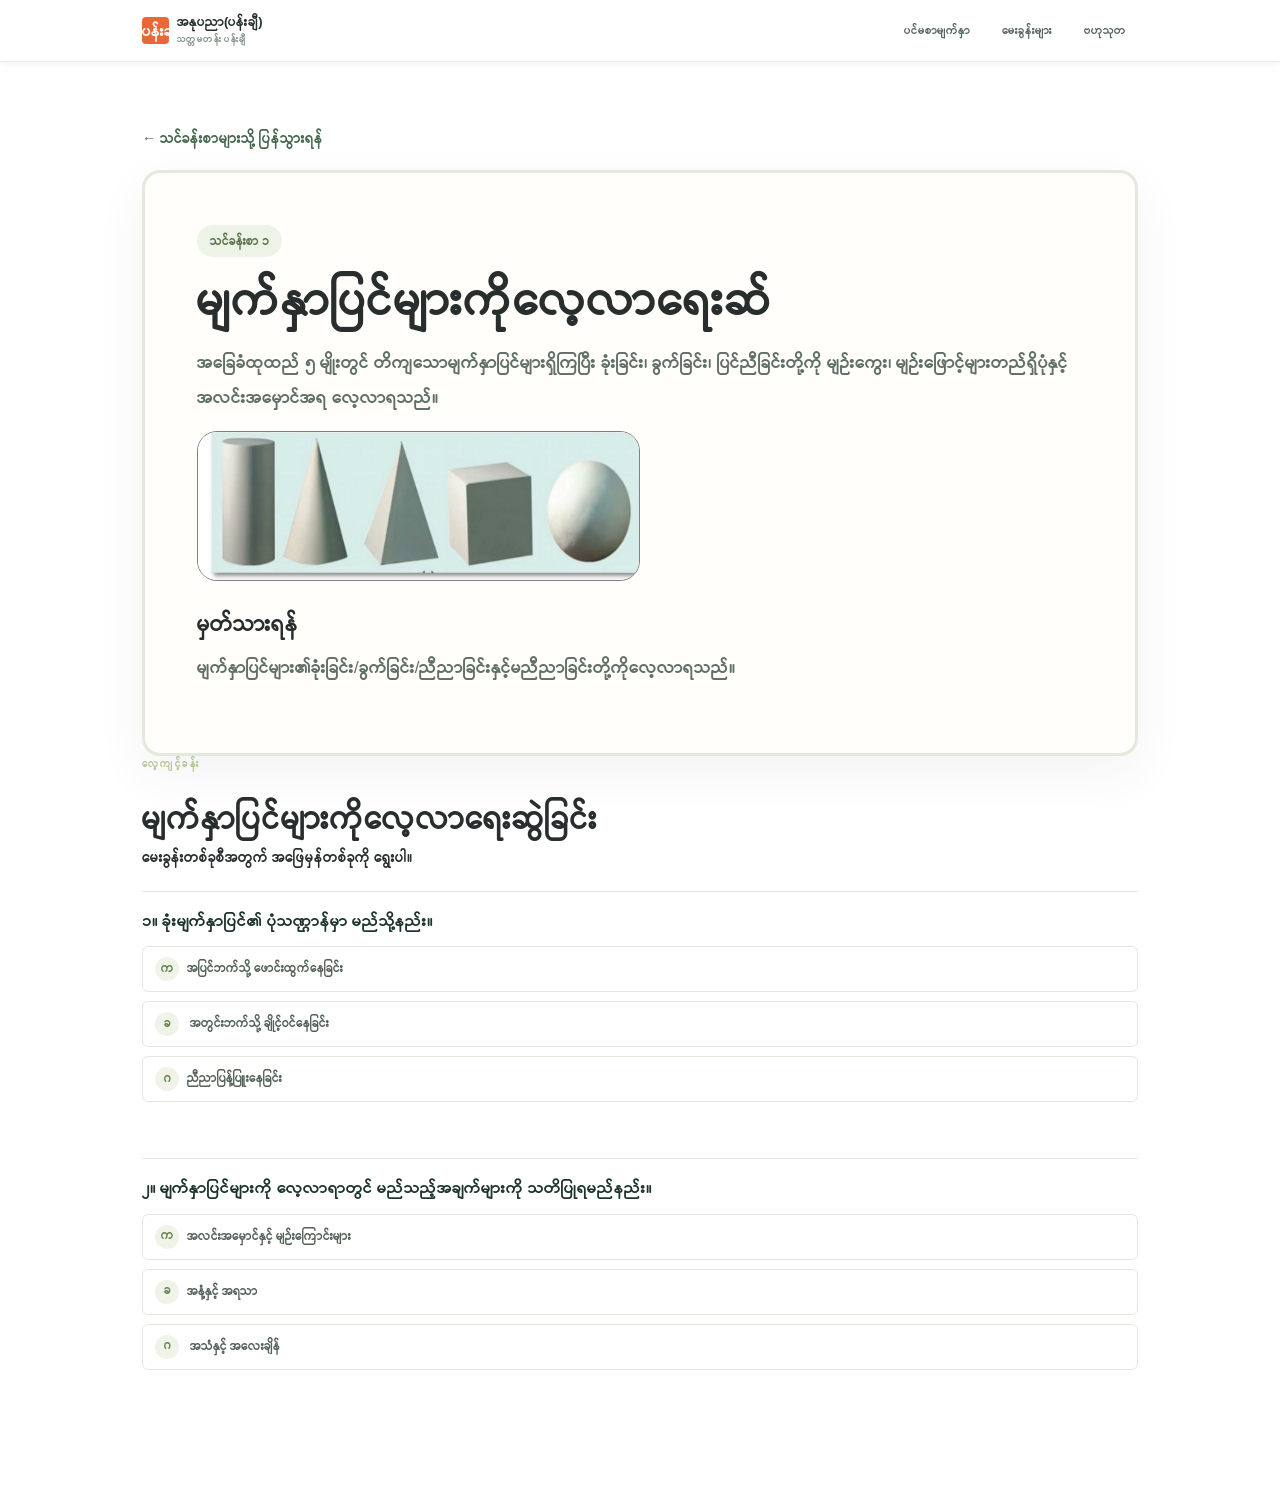
<file: pages/first-page.html>
<!doctype html>
<html lang="my">

<head>
  <meta charset="utf-8">
  <meta name="viewport" content="width=device-width, initial-scale=1">
  <title>သင်ခန်းစာ ၁ |မျက်နှာပြင်များကို လေ့လာရေးဆွဲခြင်း </title>
  <link href="../css/bootstrap.min.css" rel="stylesheet">
  <link href="../style.css" rel="stylesheet">
  <style>
    .detail-page {
      min-height: 100vh;
      padding: 125px 0 80px;
      background: linear-gradient(180deg, #edf2e8, #faf9f4)ှ
    }

    .detail-shell {
      max-width: 900px;
      margin: auto
    }

    .detail-panel {
      background: #fffefa;
      border: 3px solid #e4e9dc;
      border-radius: 18px;
      padding: clamp(24px, 5vw, 52px);
      box-shadow: 0 18px 50px #1c3a2410
    }

    .detail-number {
      display: inline-block;
      background: #edf3e6;
      color: #567244;
      border-radius: 99px;
      padding: 5px 13px;
      font-size: 12px;
      margin-bottom: 14px
    }

    .detail-panel h1 {
      font-size: clamp(30px, 5vw, 46px);
      margin: 0 0 18px
    }

    .detail-panel p {
      color: #617067;
      line-height: 2.1
    }

    .detail-panel h2 {
      font-size: 22px;
      margin: 30px 0 12px
    }

    .detail-visual {
      height: 190px;
      border-radius: 13px;
      background: linear-gradient(140deg, #dfeadf, #abc5a6);
      margin: 20px 0;
      display: grid;
      place-items: center;
      font-size: 72px;
      color: #45674d
    }

    .lesson-links {
      display: grid;
      grid-template-columns: repeat(3, 1fr);
      gap: 12px;
      margin-top: 28px
    }

    .lesson-links a {
      padding: 15px;
      border: 1px solid #e4e9dc;
      border-radius: 10px;
      text-decoration: none;
      color: #355842;
      background: white
    }

    .lesson-links a:hover {
      background: #f2f6ec
    }

    .detail-quiz {
      margin-top: 38px;
      background: #214c39;
      color: #fff;
      border-radius: 15px;
      padding: clamp(22px, 4vw, 36px)
    }

    .detail-quiz h2 {
      margin-top: 0
    }

    .detail-quiz p {
      color: #e0e9df
    }

    .quiz-card {
      box-shadow: none
    }

    .back-link {
      display: inline-block;
      margin-bottom: 18px;
      color: #45674d;
      text-decoration: none
    }

    @media(max-width:767px) {
      .lesson-links {
        grid-template-columns: 1fr
      }
    }
  </style>
</head>

<body>
  <nav class="navbar navbar-expand-lg fixed-top site-nav">
    <div class="container"><a class="navbar-brand d-flex align-items-center gap-2" href="../index.html"><span
          class="brand-mark">ပန်းချီ</span><span>အနုပညာ(ပန်းချီ)<span class="brand-sub">သတ္တမတန်း
            ပန်းချီ</span></span></a><button class="navbar-toggler" type="button" data-bs-toggle="collapse"
        data-bs-target="#mainMenu" aria-controls="mainMenu" aria-expanded="false" aria-label="မီနူးဖွင့်ရန်"><span
          class="navbar-toggler-icon"></span></button>
      <div class="collapse navbar-collapse" id="mainMenu">
        <ul class="navbar-nav ms-auto align-items-lg-center gap-lg-2">
          <li class="nav-item"><a class="nav-link" href="../index.html">ပင်မစာမျက်နှာ</a></li>
          <li class="nav-item"><a class="nav-link" href="../questions.html">မေးခွန်းများ</a></li>
          <li class="nav-item"><a class="nav-link" href="../knowledge.html">ဗဟုသုတ</a></li>
          
      </div>
    </div>
  </nav>
  <main class="detail-page">
    <div class="container detail-shell">
      <a class="back-link" href="../index.html#lesson">← သင်ခန်းစာများသို့ ပြန်သွားရန်</a>
      <section class="detail-panel" id="introduction"><span class="detail-number" id="detailNumber">သင်ခန်းစာ</span>
        <!-- <div class="detail-visual" id="detailVisual" aria-hidden="true">⌁</div> -->
        <h1 id="detailTitle">မျက်နှာပြင်များကိုလေ့လာရေးဆွဲခြင်း</h1>
        <p id="detailDescription" style="font-size: larger;">အခြေခံထုထည် ၅ မျိုးတွင် တိကျသောမျက်နှာပြင်များရှိကြပြီး
          ခုံးခြင်း၊ ခွက်ခြင်း၊ ပြင်ညီခြင်းတို့ကို မျဉ်းကွေး၊ မျဉ်းဖြောင့်များတည်ရှိပုံနှင့် အလင်းအမှောင်အရ လေ့လာရသည်။
        </p>

        <img src="../assets/images/ppp.png" alt="description"
          style="border: 1px solid grey; border-radius: 20px; width: 50%; height: 150px;">

        <h2>မှတ်သားရန်</h2>
        <p id="detailNote" style="font-size: larger">
          မျက်နှာပြင်များ၏ခုံးခြင်း/ခွက်ခြင်း/ညီညာခြင်းနှင့်မညီညာခြင်းတို့ကိုလေ့လာရသည်။</p>
      </section>
      <section id="lessons">


        <div class="section-kicker light-kicker">လေ့ကျင့်ခန်း</div>
        <h2>မျက်နှာပြင်များကို​လေ့​လာ​ရေးဆွဲခြင်း</h2>
        <p>မေးခွန်းတစ်ခုစီအတွက် အဖြေမှန်တစ်ခုကို ရွေးပါ။</p>
        <div class="quiz-question">
          <h3>၁။ ခုံးမျက်နှာပြင်၏ ပုံသဏ္ဌာန်မှာ မည်သို့နည်း။</h3>
          <div class="quiz-options"><button class="answer-option" data-answer="wrong"><span
                class="option-letter">က</span>အပြင်ဘက်သို့ ဖောင်းထွက်နေခြင်း</button><button class="answer-option"
              data-answer="correct"><span class="option-letter">ခ</span> အတွင်းဘက်သို့ ချိုင့်ဝင်နေခြင်း</button><button
              class="answer-option" data-answer="wrong"><span
                class="option-letter">ဂ</span>ညီညာပြန့်ပြူးနေခြင်း</button></div>
          <p class="quiz-feedback" aria-live="polite"></p>
        </div>
        <div class="quiz-question">
          <h3>၂။ မျက်နှာပြင်များကို လေ့လာရာတွင် မည်သည့်အချက်များကို သတိပြုရမည်နည်း။</h3>
          <div class="quiz-options"><button class="answer-option" data-answer="correct"><span
                class="option-letter">က</span>အလင်းအမှောင်နှင့် မျဉ်းကြောင်းများ</button><button class="answer-option"
              data-answer="wrong"><span class="option-letter">ခ</span>အနံ့နှင့် အရသာ</button><button
              class="answer-option" data-answer="wrong"><span class="option-letter">ဂ</span> အသံနှင့်
              အလေးချိန်</button></div>
          <p class="quiz-feedback" aria-live="polite"></p>
        </div>


      </section>


    </div>
  </main>
  <script src="../js/bootstrap.bundle.min.js"></script>
  <script src="../script.js"></script>
  <script>
    const topics = {
      weathering: { number: 'သင်ခန်းစာ ၁', title: 'မျက်နှာပြင်များကိုလေ့လာရေးဆ်', icon: '⌁', description: 'အရာဝတ္ထုတစ်ခု၏ မျက်နှာပြင်များအနက် မျက်နှာပြင်တစ်ဖက်စီပေါ်တွင်ပင် ခုံးခြင်း၊ ခွက်ခြင်းနှင့် ပြင်ညီဖြစ်ခြင်းများကို တွေ့ရသည်။', note: 'အခြေခံထုထည် ၅ မျိုးတွင် တိကျသောမျက်နှာပြင်များရှိကြပြီး ခုံးခြင်း၊ ခွက်ခြင်း၊ ပြင်ညီခြင်းတို့ကို မျဉ်းကွေး၊ မျဉ်းဖြောင့်များတည်ရှိပုံနှင့် အလင်းအမှောင်အရ လေ့လာရသည်။;' }, erosion: { number: 'သင်ခန်းစာ ၂', title: 'တိုက်စား ,သယ်ဆောင်ခြင်း', icon: '', description: 'မြစ်ရေ၊ လေ၊ ရေခဲတို့သည် ပြိုကွဲသွားသော ကျောက်နှင့် မြေမှုန်များကို တစ်နေရာမှ တစ်နေရာသို့ သယ်ဆောင်သည်။', note: 'သယ်ဆောင်မှုကြောင့် တောင်စောင်းများ ပြောင်းလဲပြီး အနည်များသည် အခြားနေရာသို့ ရောက်ရှိသွားသည်။,' }, deposition: { number: 'သင်ခန်းစာ ၃', title: 'မျက်နှာပြင်များကိုလေ့လာခြင်း', icon: '⌄', description: 'သယ်ဆောင်လာသော အနည်များသည် မြစ်ဝနှင့် ကမ်းခြေကဲ့သို့ နေရာများတွင် စုပုံကာ မြေပြင်ပုံစံအသစ်များ ဖြစ်လာစေသည်။', note: 'ရေစီးနှေးသွားသောအခါ သယ်ဆောင်လာသည့် အနည်များ ကျန်ရစ်စုပုံတတ်သည်။'}};
    const topic = topics[new URLSearchParams(location.search).get('topic') || 'weathering']; if(topic) { document.getElementById('detailNumber').textContent = topic.number; document.getElementById('detailTitle').textContent = topic.title; document.getElementById('detailVisual').textContent = topic.icon; document.getElementById('detailDescription').textContent = topic.description; document.getElementById('detailNote').textContent = topic.note; }



  </script>

</body>

</html>
</file>
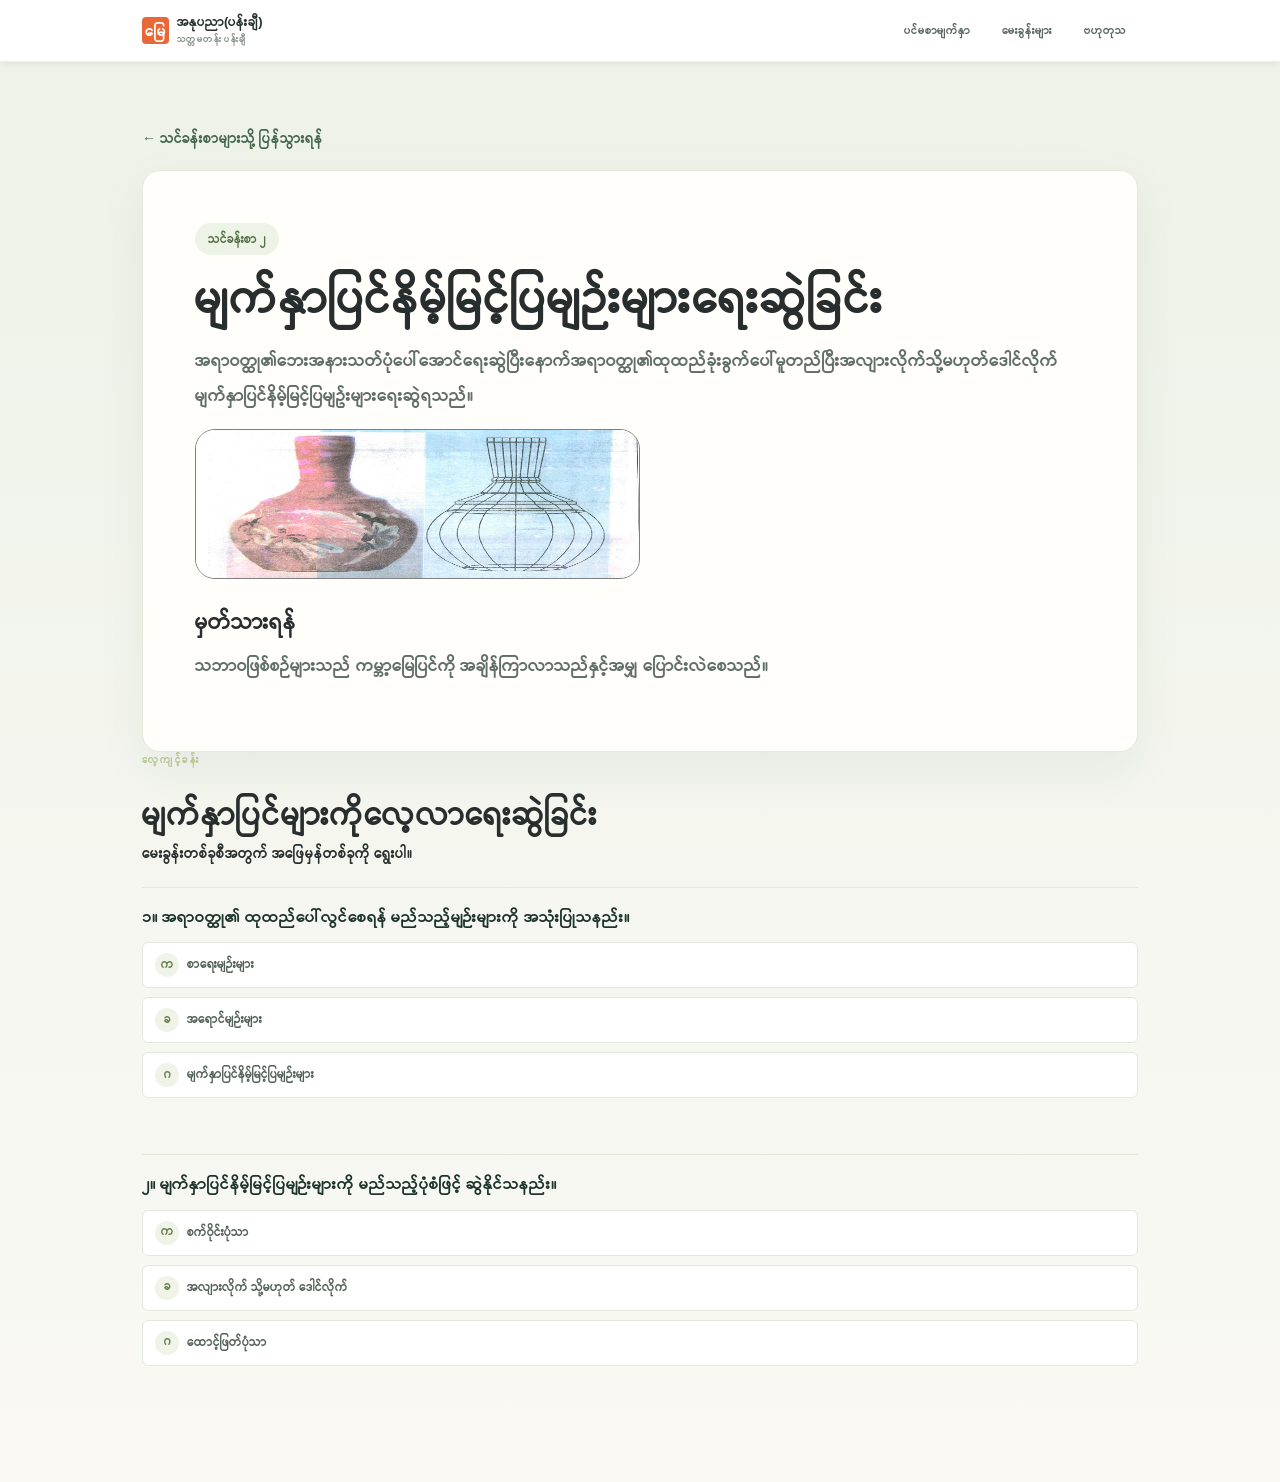
<file: pages/fourth-page.html>
<!doctype html>
<html lang="my">

<head>
  <meta charset="utf-8">
  <meta name="viewport" content="width=device-width, initial-scale=1">
  <title>သင်ခန်းစာ ၁| မျက်နှာပြင်နိမ့်မြင့်ပြမျဉ်းများရေးဆွဲခြင်း</title>
  <link href="../css/bootstrap.min.css" rel="stylesheet">
  <link href="../style.css" rel="stylesheet">
  <style>
    .detail-page {
      min-height: 100vh;
      padding: 125px 0 80px;
      background: linear-gradient(180deg, #edf2e8, #faf9f4)
    }

    .detail-shell {
      max-width: 900px;
      margin: auto
    }

    .detail-panel {
      background: #fffefa;
      border: 1px solid #e4e9dc;
      border-radius: 18px;
      padding: clamp(24px, 5vw, 52px);
      box-shadow: 0 18px 50px #1c3a2410
    }

    .detail-number {
      display: inline-block;
      background: #edf3e6;
      color: #567244;
      border-radius: 99px;
      padding: 5px 13px;
      font-size: 12px;
      margin-bottom: 14px
    }

    .detail-panel h1 {
      font-size: clamp(30px, 5vw, 46px);
      margin: 0 0 18px
    }

    .detail-panel p {
      color: #617067;
      line-height: 2.1
    }

    .detail-panel h2 {
      font-size: 22px;
      margin: 30px 0 12px
    }

    .detail-visual {
      height: 190px;
      border-radius: 13px;
      background: linear-gradient(140deg, #dfeadf, #abc5a6);
      margin: 20px 0;
      display: grid;
      place-items: center;
      font-size: 72px;
      color: #45674d
    }

    .lesson-links {
      display: grid;
      grid-template-columns: repeat(3, 1fr);
      gap: 12px;
      margin-top: 28px
    }

    .lesson-links a {
      padding: 15px;
      border: 1px solid #e4e9dc;
      border-radius: 10px;
      text-decoration: none;
      color: #355842;
      background: white
    }

    .lesson-links a:hover {
      background: #f2f6ec
    }

    .detail-quiz {
      margin-top: 38px;
      background: #214c39;
      color: #fff;
      border-radius: 15px;
      padding: clamp(22px, 4vw, 36px)
    }

    .detail-quiz h2 {
      margin-top: 0
    }

    .detail-quiz p {
      color: #e0e9df
    }

    .quiz-card {
      box-shadow: none
    }

    .back-link {
      display: inline-block;
      margin-bottom: 18px;
      color: #45674d;
      text-decoration: none
    }

    @media(max-width:767px) {
      .lesson-links {
        grid-template-columns: 1fr
      }
    }
  </style>
</head>

<body>
  <nav class="navbar navbar-expand-lg fixed-top site-nav">
    <div class="container"><a class="navbar-brand d-flex align-items-center gap-2" href="../index.html"><span
          class="brand-mark">မြေ</span><span>အနုပညာ(ပန်းချီ)<span class="brand-sub">သတ္တမတန်း
            ပန်းချီ</span></span></a><button class="navbar-toggler" type="button" data-bs-toggle="collapse"
        data-bs-target="#mainMenu" aria-controls="mainMenu" aria-expanded="false" aria-label="မီနူးဖွင့်ရန်"><span
          class="navbar-toggler-icon"></span></button>
      <div class="collapse navbar-collapse" id="mainMenu">
        <ul class="navbar-nav ms-auto align-items-lg-center gap-lg-2">
          <li class="nav-item"><a class="nav-link" href="../index.html">ပင်မစာမျက်နှာ</a></li>
          <li class="nav-item"><a class="nav-link" href="../questions.html">မေးခွန်းများ</a></li>
          <li class="nav-item"><a class="nav-link" href="../knowledge.html">ဗဟုတုသ</a></li>

      </div>
    </div>
  </nav>
  <main class="detail-page">
    <div class="container detail-shell">
      <a class="back-link" href="../index.html#lesson">← သင်ခန်းစာများသို့ ပြန်သွားရန်</a>
      <section class="detail-panel" id="introduction"><span class="detail-number" id="detailNumber">သင်ခန်းစာ</span>
        <!-- <div class="detail-visual" id="detailVisual" aria-hidden="true">⌁</div> -->
        <h1 id="detailTitle">မြေပြင်ဖြစ်စဉ်များ</h1>
        <p id="detailDescription" style="font-size: larger;">
          အရာဝတ္ထု၏​ဘေးအနားသတ်ပုံ​ပေါ်​အောင်​ရေးဆွဲပြီး​နောက်အရာဝတ္ထု၏ထုထည်ခုံးခွက်​ပေါ်မူတည်ပြီးအလျားလိုက်သို့မဟုတ်​ဒေါင်လိုက်မျက်နှာပြင်နိမ့်မြင့်ပြမျဥ်းများ​ရေးဆွဲရသည်။
        </p>

        <img src="../assets/images/vava.png" alt="description"
          style="border: 1px solid grey; border-radius: 20px; width: 50%; height: 150px;">

        <h2>မှတ်သားရန်</h2>
        <p id="detailNote" style="font-size: larger;">သဘာဝဖြစ်စဉ်များသည် ကမ္ဘာ့မြေပြင်ကို အချိန်ကြာလာသည်နှင့်အမျှ
          ပြောင်းလဲစေသည်။</p>
      </section>
      <section id="lessons">




        <div class="section-kicker light-kicker">လေ့ကျင့်ခန်း</div>
        <h2>မျက်နှာပြင်များကို​လေ့​လာ​ရေးဆွဲခြင်း</h2>
        <p>မေးခွန်းတစ်ခုစီအတွက် အဖြေမှန်တစ်ခုကို ရွေးပါ။</p>
        <div class="quiz-question">
          <h3>၁။ အရာဝတ္ထု၏ ထုထည်ပေါ်လွင်စေရန် မည်သည့်မျဉ်းများကို အသုံးပြုသနည်း။</h3>
          <div class="quiz-options"><button class="answer-option" data-answer="wrong"><span
                class="option-letter">က</span>စာရေးမျဉ်းများ</button><button class="answer-option"
              data-answer="wrong"><span class="option-letter">ခ</span>အရောင်မျဉ်းများ</button><button
              class="answer-option" data-answer="correct"><span
                class="option-letter">ဂ</span>မျက်နှာပြင်နိမ့်မြင့်ပြမျဉ်းများ</button></div>
          <p class="quiz-feedback" aria-live="polite"></p>
        </div>
        <div class="quiz-question">
          <h3>၂။ မျက်နှာပြင်နိမ့်မြင့်ပြမျဉ်းများကို မည်သည့်ပုံစံဖြင့် ဆွဲနိုင်သနည်း။</h3>
          <div class="quiz-options"><button class="answer-option" data-answer="wrong"><span
                class="option-letter">က</span>စက်ဝိုင်းပုံသာ</button><button class="answer-option"
              data-answer="correct"><span class="option-letter">ခ</span>အလျားလိုက် သို့မဟုတ် ဒေါင်လိုက်</button><button
              class="answer-option" data-answer="wrong"><span
                class="option-letter">ဂ</span>ထောင့်ဖြတ်ပုံသာ</button></div>
          <p class="quiz-feedback" aria-live="polite"></p>
        </div>


      </section>

    </div>
  </main>
  <script src="../js/bootstrap.bundle.min.js"></script>
  <script src="../script.js"></script>
  <script>
    const topics = { weathering: { number: 'သင်ခန်းစာ ၁', title: 'ကျောက်ဆွေးမြည့်ခြင်း', icon: '⌁', description: 'အပူချိန်ပြောင်းလဲမှု၊ မိုးရေနှင့် လေတို့ကြောင့် ကျောက်တုံးများသည် မူလနေရာတွင်ပင် အက်ကွဲပြီး သေးငယ်သော အပိုင်းအစများ ဖြစ်လာသည်။', note: 'ကျောက်ဆွေးမြည့်ခြင်းသည် ကျောက်ကို နေရာမရွှေ့ဘဲ အရွယ်အစားသေးငယ်စေသော ဖြစ်စဉ်ဖြစ်သည်။' }, erosion: { number: 'သင်ခန်းစာ ၂', title: 'မျက်နှာပြင်နိမ့်မြင့်ပြမျဉ်းများရေးဆွဲခြင်း', icon: '↗', description: 'မျက်နှာပြင်နိမ့်မြင့်ပြမျဉ်းများဖြင့် ရေးဆွဲခြင်း', note: 'အဓိကအချက်အခြေခံထုထည်များနှင့် အရာဝတ္ထုမျက်နှာပြင်များကို လိုက်ဖက်သောမျဉ်းများဖြင့် ပုံဖော်ရသည်' }, deposition: { number: 'သင်ခန်းစာ ၃', title: 'အနည်ကျ စုပုံခြင်း', icon: '⌄', description: 'သယ်ဆောင်လာသော အနည်များသည် မြစ်ဝနှင့် ကမ်းခြေကဲ့သို့ နေရာများတွင် စုပုံကာ မြေပြင်ပုံစံအသစ်များ ဖြစ်လာစေသည်။', note: 'ရေစီးနှေးသွားသောအခါ သယ်ဆောင်လာသည့် အနည်များ ကျန်ရစ်စုပုံတတ်သည်။' } };
    const topic = topics[new URLSearchParams(location.search).get('topic') || 'erosion']; if (topic) { document.getElementById('detailNumber').textContent = topic.number; document.getElementById('detailTitle').textContent = topic.title; document.getElementById('detailVisual').textContent = topic.icon; document.getElementById('detailDescription').textContent = topic.description; document.getElementById('detailNote').textContent = topic.note; }
  </script>
</body>

</html>
</file>
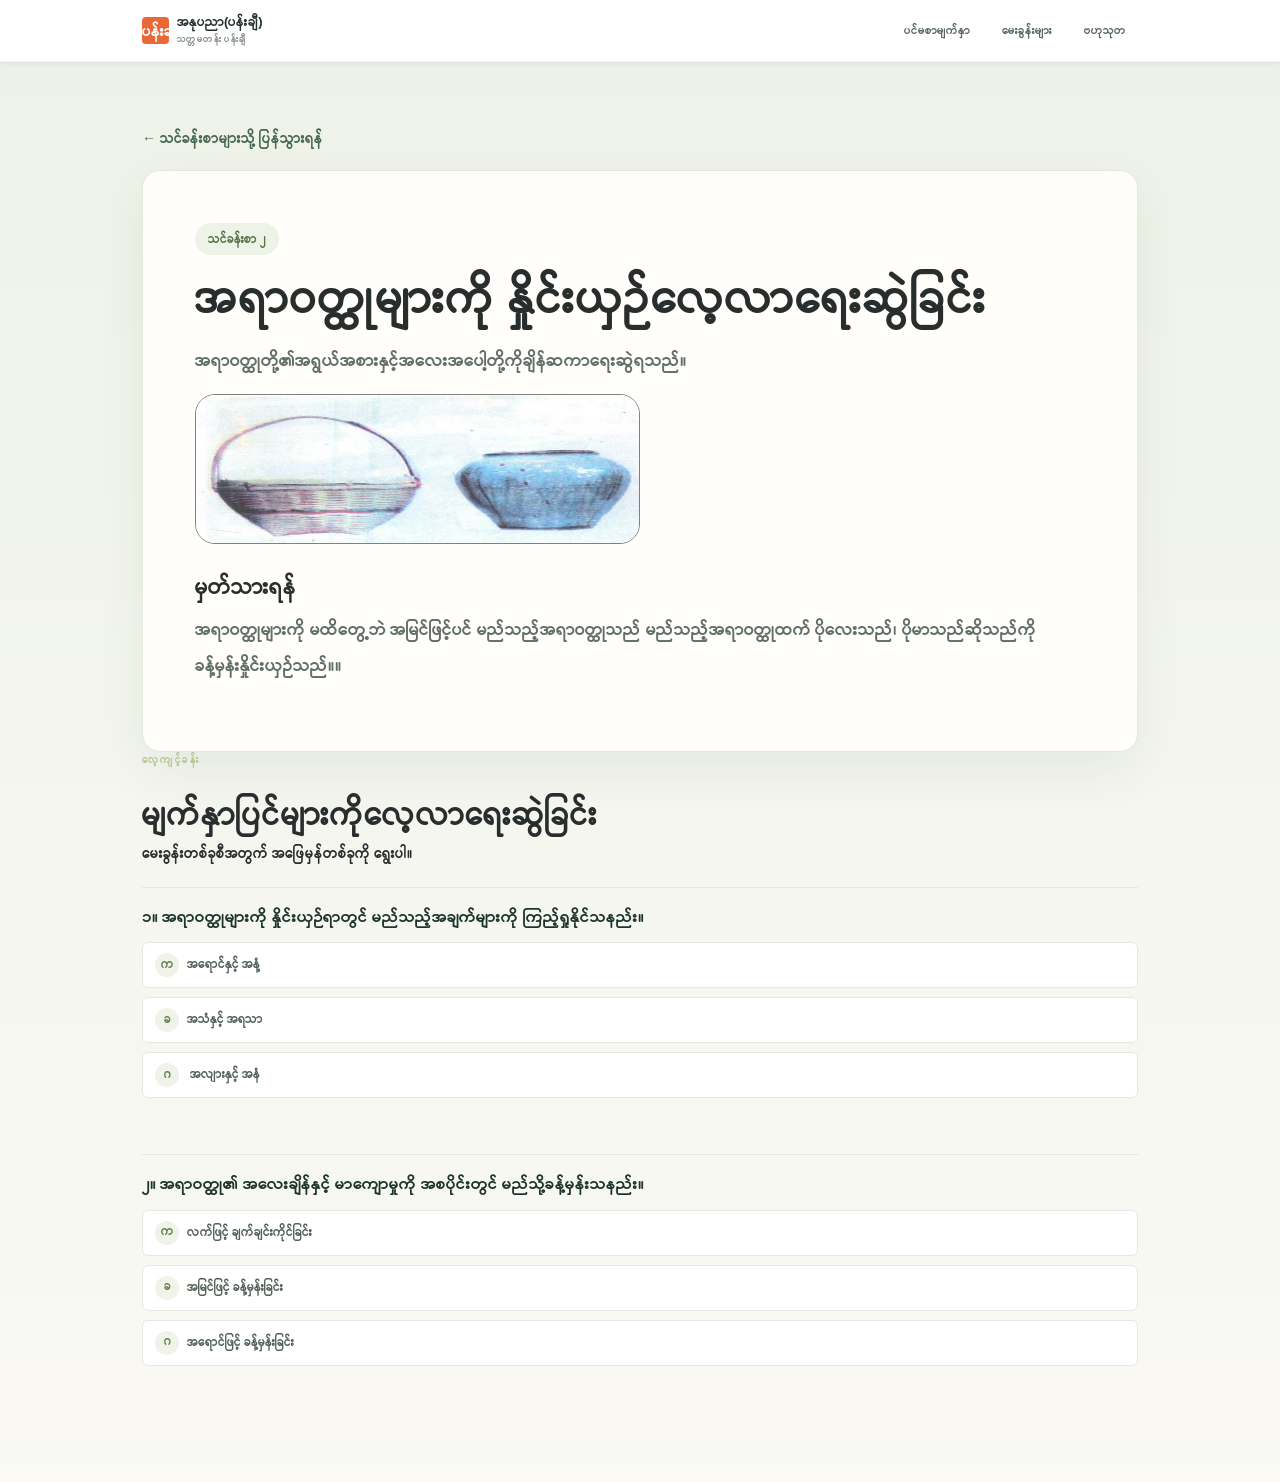
<file: pages/second-page.html>
<!doctype html>
<html lang="my">

<head>
  <meta charset="utf-8">
  <meta name="viewport" content="width=device-width, initial-scale=1">
  <title>သင်ခန်းစာ ၂ | အရာဝတ္ထုများကို နှိုင်းယှဉ်လေ့လာရေးဆွဲခြင်း</title>
  <link href="../css/bootstrap.min.css" rel="stylesheet">
  <link href="../style.css" rel="stylesheet">
  <style>
    .detail-page {
      min-height: 100vh;
      padding: 125px 0 80px;
      background: linear-gradient(180deg, #edf2e8, #faf9f4)
    }

    .detail-shell {
      max-width: 900px;
      margin: auto
    }

    .detail-panel {
      background: #fffefa;
      border: 1px solid #e4e9dc;
      border-radius: 18px;
      padding: clamp(24px, 5vw, 52px);
      box-shadow: 0 18px 50px #1c3a2410
    }

    .detail-number {
      display: inline-block;
      background: #edf3e6;
      color: #567244;
      border-radius: 99px;
      padding: 5px 13px;
      font-size: 12px;
      margin-bottom: 14px
    }

    .detail-panel h1 {
      font-size: clamp(30px, 5vw, 46px);
      margin: 0 0 18px
    }

    .detail-panel p {
      color: #617067;
      line-height: 2.1
    }

    .detail-panel h2 {
      font-size: 22px;
      margin: 30px 0 12px
    }

    .detail-visual {
      height: 190px;
      border-radius: 13px;
      background: linear-gradient(140deg, #dfeadf, #abc5a6);
      margin: 20px 0;
      display: grid;
      place-items: center;
      font-size: 72px;
      color: #45674d
    }

    .lesson-links {
      display: grid;
      grid-template-columns: repeat(3, 1fr);
      gap: 12px;
      margin-top: 28px
    }

    .lesson-links a {
      padding: 15px;
      border: 1px solid #e4e9dc;
      border-radius: 10px;
      text-decoration: none;
      color: #355842;
      background: white
    }

    .lesson-links a:hover {
      background: #f2f6ec
    }

    .detail-quiz {
      margin-top: 38px;
      background: #214c39;
      color: #fff;
      border-radius: 15px;
      padding: clamp(22px, 4vw, 36px)
    }

    .detail-quiz h2 {
      margin-top: 0
    }

    .detail-quiz p {
      color: #e0e9df
    }

    .quiz-card {
      box-shadow: none
    }

    .back-link {
      display: inline-block;
      margin-bottom: 18px;
      color: #45674d;
      text-decoration: none
    }

    @media(max-width:767px) {
      .lesson-links {
        grid-template-columns: 1fr
      }
    }
  </style>
</head>

<body>
  <nav class="navbar navbar-expand-lg fixed-top site-nav">
    <div class="container"><a class="navbar-brand d-flex align-items-center gap-2" href="../index.html"><span
          class="brand-mark">ပန်းချီ</span><span>အနုပညာ(ပန်းချီ)<span class="brand-sub">သတ္တမတန်း
            ပန်းချီ</span></span></a><button class="navbar-toggler" type="button" data-bs-toggle="collapse"
        data-bs-target="#mainMenu" aria-controls="mainMenu" aria-expanded="false" aria-label="မီနူးဖွင့်ရန်"><span
          class="navbar-toggler-icon"></span></button>
      <div class="collapse navbar-collapse" id="mainMenu">
        <ul class="navbar-nav ms-auto align-items-lg-center gap-lg-2">
          <li class="nav-item"><a class="nav-link" href="../index.html">ပင်မစာမျက်နှာ</a></li>
          <li class="nav-item"><a class="nav-link" href="../questions.html">မေးခွန်းများ</a></li>
          <li class="nav-item"><a class="nav-link" href="../knowledge.html">ဗဟုသုတ</a></li>
      </div>
    </div>
  </nav>
  <main class="detail-page">
    <div class="container detail-shell">
      <a class="back-link" href="../index.html#lesson">← သင်ခန်းစာများသို့ ပြန်သွားရန်</a>
      <section class="detail-panel" id="introduction"><span class="detail-number" id="detailNumber">သင်ခန်းစာ</span>
        <!-- <div class="detail-visual" id="detailVisual" aria-hidden="true">⌁</div> -->
        <h1 id="detailTitle">မြေပြင်ဖြစ်စဉ်များ</h1>
        <p id="detailDescription" style="font-size: larger;">
          အရာဝတ္ထုတို့၏အရွယ်အစားနှင့်အ​​လေးအ​ပေါ့တို့ကိုချိန်ဆကာ​​ရေးဆွဲရသည်။</p>

        <img src="../assets/images/ouou.png" alt="description"
          style="border: 1px solid grey; border-radius: 20px; width: 50%; height: 150px;">

        <h2>မှတ်သားရန်</h2>
        <p id="detailNote" style="font-size: larger;">အရာဝတ္ထုများကို မထိတွေ့ဘဲ အမြင်ဖြင့်ပင် မည်သည့်အရာဝတ္ထုသည်
          မည်သည့်အရာဝတ္ထုထက် ပိုလေးသည်၊ ပိုမာသည်ဆိုသည်ကို ခန့်မှန်းနှိုင်းယှဉ်သည်။။</p>
      </section>
      <section id="lessons">


        <div class="section-kicker light-kicker">လေ့ကျင့်ခန်း</div>
        <h2>မျက်နှာပြင်များကို​လေ့​လာ​ရေးဆွဲခြင်း</h2>
        <p>မေးခွန်းတစ်ခုစီအတွက် အဖြေမှန်တစ်ခုကို ရွေးပါ။</p>
        <div class="quiz-question">
          <h3>၁။ အရာဝတ္ထုများကို နှိုင်းယှဉ်ရာတွင် မည်သည့်အချက်များကို ကြည့်ရှုနိုင်သနည်း။</h3>
          <div class="quiz-options"><button class="answer-option" data-answer="wrong"><span
                class="option-letter">က</span>အရောင်နှင့် အနံ့</button><button class="answer-option"
              data-answer="wrong"><span class="option-letter">ခ</span>အသံနှင့် အရသာ</button><button
              class="answer-option" data-answer="correct"><span class="option-letter">ဂ</span> အလျားနှင့် အနံ</button>
          </div>
          <p class="quiz-feedback" aria-live="polite"></p>
        </div>
        <div class="quiz-question">
          <h3>၂။  အရာဝတ္ထု၏ အလေးချိန်နှင့် မာကျောမှုကို အစပိုင်းတွင် မည်သို့ခန့်မှန်းသနည်း။</h3>
          <div class="quiz-options"><button class="answer-option" data-answer="wrong"><span
                class="option-letter">က</span>လက်ဖြင့် ချက်ချင်းကိုင်ခြင်း</button><button class="answer-option"
              data-answer="wrong"><span class="option-letter">ခ</span>အမြင်ဖြင့် ခန့်မှန်းခြင်း</button><button
              class="answer-option" data-answer="correct"><span class="option-letter">ဂ</span>အရောင်ဖြင့် ခန့်မှန်းခြင်း</button>
          </div>
          <p class="quiz-feedback" aria-live="polite"></p>
        </div>

     








      </section>

    </div>
  </main>
  <script src="../js/bootstrap.bundle.min.js"></script>
  <script src="../script.js"></script>
  <script>
    const topics = { weathering: { number: 'သင်ခန်းစာ ၁', title: 'ကျောက်ဆွေးမြည့်ခြင်း', icon: '⌁', description: 'အပူချိန်ပြောင်းလဲမှု၊ မိုးရေနှင့် လေတို့ကြောင့် ကျောက်တုံးများသည် မူလနေရာတွင်ပင် အက်ကွဲပြီး သေးငယ်သော အပိုင်းအစများ ဖြစ်လာသည်။', note: 'ကျောက်ဆွေးမြည့်ခြင်းသည် ကျောက်ကို နေရာမရွှေ့ဘဲ အရွယ်အစားသေးငယ်စေသော ဖြစ်စဉ်ဖြစ်သည်။' }, erosion: { number: 'သင်ခန်းစာ ၂', title: 'အရာဝတ္ထုများကို နှိုင်းယှဉ်လေ့လာရေးဆွဲခြင်း', icon: '↗', description: 'အရာဝတ္ထုများကို မထိတွေ့ဘဲ အမြင်ဖြင့်ပင် မည်သည့်အရာဝတ္ထုသည် မည်သည့်အရာဝတ္ထုထက် ပိုလေးသည်၊ ပိုမာသည်ဆိုသည်ကို ခန့်မှန်းနှိုင်းယှဉ်သည်။', note: 'အဓိကအချက်အခြေခံထုထည်များနှင့် အရာဝတ္ထုမျက်နှာပြင်များကို လိုက်ဖက်သောမျဉ်းများဖြင့် ပုံဖော်ရသည်' }, deposition: { number: 'သင်ခန်းစာ ၃', title: 'အနည်ကျ စုပုံခြင်း', icon: '⌄', description: 'သယ်ဆောင်လာသော အနည်များသည် မြစ်ဝနှင့် ကမ်းခြေကဲ့သို့ နေရာများတွင် စုပုံကာ မြေပြင်ပုံစံအသစ်များ ဖြစ်လာစေသည်။', note: 'ရေစီးနှေးသွားသောအခါ သယ်ဆောင်လာသည့် အနည်များ ကျန်ရစ်စုပုံတတ်သည်။' } };
    const topic = topics[new URLSearchParams(location.search).get('topic') || 'erosion']; if (topic) { document.getElementById('detailNumber').textContent = topic.number; document.getElementById('detailTitle').textContent = topic.title; document.getElementById('detailVisual').textContent = topic.icon; document.getElementById('detailDescription').textContent = topic.description; document.getElementById('detailNote').textContent = topic.note; }
  </script>
</body>

</html>
</file>
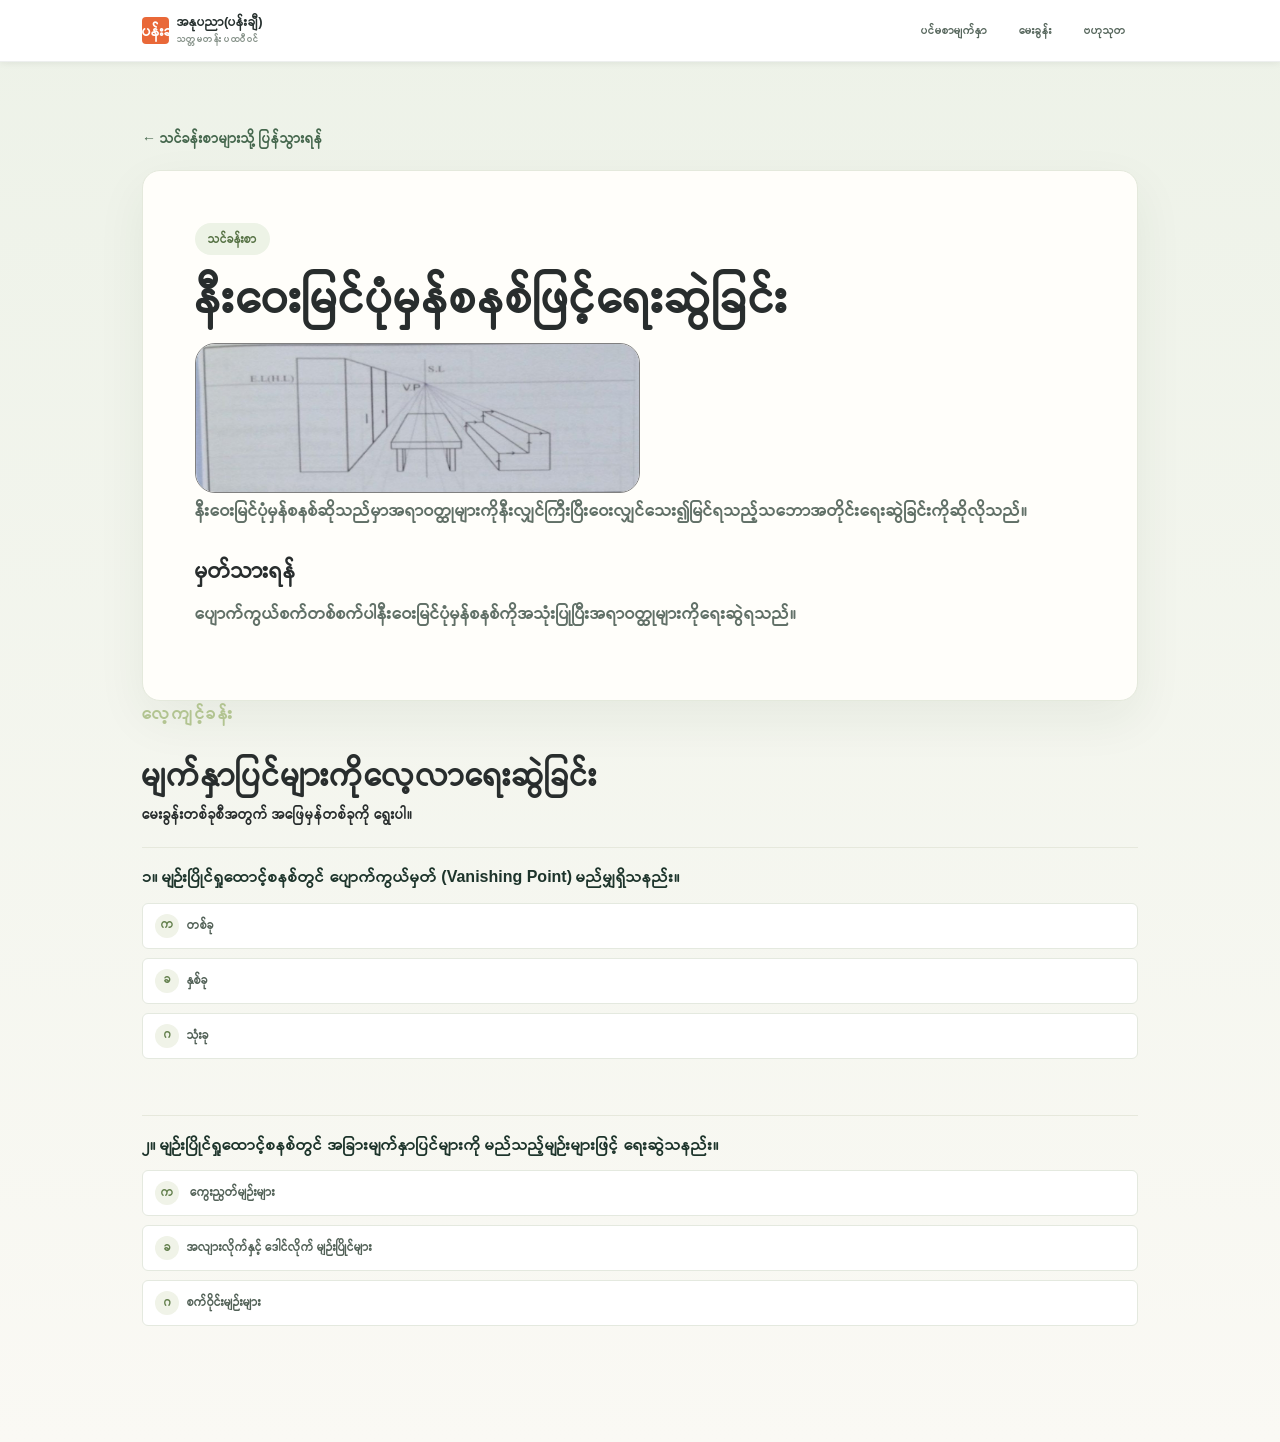
<file: pages/sixth-page.html>
<!doctype html>
<html lang="my">

<head>
  <meta charset="utf-8">
  <meta name="viewport" content="width=device-width, initial-scale=1">
  <title>သင်ခန်းစာ | ကမ္ဘာ့ပုံပြင်များ</title>
  <link href="../css/bootstrap.min.css" rel="stylesheet">
  <link href="../style.css" rel="stylesheet">
  <style>
    .detail-page {
      min-height: 100vh;
      padding: 125px 0 80px;
      background: linear-gradient(180deg, #edf2e8, #faf9f4)
    }

    .detail-shell {
      max-width: 900px;
      margin: auto
    }

    .detail-panel {
      background: #fffefa;
      border: 1px solid #e4e9dc;
      border-radius: 18px;
      padding: clamp(24px, 5vw, 52px);
      box-shadow: 0 18px 50px #1c3a2410
    }

    .detail-number {
      display: inline-block;
      background: #edf3e6;
      color: #567244;
      border-radius: 99px;
      padding: 5px 13px;
      font-size: 12px;
      margin-bottom: 14px
    }

    .detail-panel h1 {
      font-size: clamp(30px, 5vw, 46px);
      margin: 0 0 18px
    }

    .detail-panel p {
      color: #617067;
      line-height: 2.1
    }

    .detail-panel h2 {
      font-size: 22px;
      margin: 30px 0 12px
    }

    .detail-visual {
      height: 190px;
      border-radius: 13px;
      background: linear-gradient(140deg, #dfeadf, #abc5a6);
      margin: 20px 0;
      display: grid;
      place-items: center;
      font-size: 72px;
      color: #45674d
    }

    .lesson-links {
      display: grid;
      grid-template-columns: repeat(3, 1fr);
      gap: 12px;
      margin-top: 28px
    }

    .lesson-links a {
      padding: 15px;
      border: 1px solid #e4e9dc;
      border-radius: 10px;
      text-decoration: none;
      color: #355842;
      background: white
    }

    .lesson-links a:hover {
      background: #f2f6ec
    }

    .detail-quiz {
      margin-top: 38px;
      background: #214c39;
      color: #fff;
      border-radius: 15px;
      padding: clamp(22px, 4vw, 36px)
    }

    .detail-quiz h2 {
      margin-top: 0
    }

    .detail-quiz p {
      color: #e0e9df
    }

    .quiz-card {
      box-shadow: none
    }

    .back-link {
      display: inline-block;
      margin-bottom: 18px;
      color: #45674d;
      text-decoration: none
    }

    .lesson-links a {
      position: relative;
      min-height: 136px;
      padding: 20px 18px 16px 58px;
      border-radius: 12px;
      box-shadow: 0 5px 18px #1b31210b;
      font-size: 14px;
      line-height: 1.8;
      transition: transform .18s, box-shadow .18s
    }

    .lesson-links a:before {
      position: absolute;
      left: 16px;
      top: 18px;
      display: grid;
      place-items: center;
      width: 30px;
      height: 30px;
      border-radius: 9px;
      background: #fff0e8;
      color: #e96838;
      font-size: 16px;
      font-weight: 700
    }

    .lesson-links a:nth-child(1):before {
      content: '⌁'
    }

    .lesson-links a:nth-child(2):before {
      content: '↗';
      background: #edf5ff;
      color: #508cde
    }

    .lesson-links a:nth-child(3):before {
      content: '◉';
      background: #fff0f7;
      color: #d55390
    }

    .lesson-links a:after {
      content: 'EARTH SCIENCE · BEGINNER';
      display: block;
      margin-top: 9px;
      color: #89928d;
      font-size: 9px;
      letter-spacing: .5px
    }

    .lesson-links a:hover {
      transform: translateY(-3px);
      box-shadow: 0 12px 24px #1b312116;
      background: white
    }

    @media(min-width:768px) {
      .lesson-links {
        grid-template-columns: repeat(3, 1fr)
      }
    }

    @media(max-width:767px) {
      .lesson-links {
        grid-template-columns: 1fr
      }
    }
  </style>
</head>

<body>
  <nav class="navbar navbar-expand-lg fixed-top site-nav">
    <div class="container"><a class="navbar-brand d-flex align-items-center gap-2" href="../index.html"><span
          class="brand-mark">ပန်းချီ</span><span>အနုပညာ(ပန်းချီ)<span class="brand-sub">သတ္တမတန်း
            ပထဝီဝင်</span></span></a><button class="navbar-toggler" type="button" data-bs-toggle="collapse"
        data-bs-target="#mainMenu" aria-controls="mainMenu" aria-expanded="false" aria-label="မီနူးဖွင့်ရန်"><span
          class="navbar-toggler-icon"></span></button>
      <div class="collapse navbar-collapse" id="mainMenu">
        <ul class="navbar-nav ms-auto align-items-lg-center gap-lg-2">
          <li class="nav-item"><a class="nav-link" href="../index.html">ပင်မစာမျက်နှာ</a></li>
          <li class="nav-item"><a class="nav-link" href="../questions.html">မေးခွန်း</a></li>
          <li class="nav-item"><a class="nav-link" href="../knowledge.html">ဗဟုသုတ</a></li>
      </div>
    </div>
  </nav>
  <main class="detail-page">
    <div class="container detail-shell">
      <a class="back-link" href="../index.html#lesson">← သင်ခန်းစာများသို့ ပြန်သွားရန်</a>
      <section class="detail-panel" id="introduction"><span class="detail-number" id="detailNumber">သင်ခန်းစာ</span>
        <!-- <div class="detail-visual" id="detailVisual" aria-hidden="true">⌁</div> -->
        <h1 id="detailTitle">နီးဝေးမြင်ပုံမှန်စနစ်ဖြင့်ရေးဆွဲခြင်း</h1>

        <img src="../assets/images/popo.png" alt="description"
          style="border: 1px solid grey; border-radius: 20px; width: 50%; height: 150px;">


        <p id="detailDescription" style="font-size: larger;">
          နီး​ဝေးမြင်ပုံမှန်စနစ်ဆိုသည်မှာအရာဝတ္ထုများကိုနီးလျှင်ကြီးပြီး​ဝေးလျှင်​သေး၍မြင်ရသည့်သ​ဘောအတိုင်း​ရေးဆွဲခြင်းကိုဆိုလိုသည်။
        </p>
        <h2>မှတ်သားရန်</h2>
        <p id="detailNote" style="font-size: larger;">
          ​ပျောက်ကွယ်စက်တစ်စက်ပါနီး​ဝေးမြင်ပုံမှန်စနစ်ကိုအသုံးပြုပြီးအရာဝတ္ထုများကို​ရေးဆွဲရသည်။</p>
      </section>




      <div class="section-kicker light-kicker" style="font-size: larger;">လေ့ကျင့်ခန်း</div>
      <h2>မျက်နှာပြင်များကို​လေ့​လာ​ရေးဆွဲခြင်း</h2>
      <p>မေးခွန်းတစ်ခုစီအတွက် အဖြေမှန်တစ်ခုကို ရွေးပါ။</p>
      <div class="quiz-question">
        <h3>၁။ မျဉ်းပြိုင်ရှုထောင့်စနစ်တွင် ပျောက်ကွယ်မှတ် (Vanishing Point) မည်မျှရှိသနည်း။</h3>
        <div class="quiz-options"><button class="answer-option" data-answer="correct"><span
              class="option-letter">က</span>တစ်ခု</button><button class="answer-option" data-answer="wrong"><span
              class="option-letter">ခ</span>နှစ်ခု</button><button class="answer-option" data-answer="wrong"><span
              class="option-letter">ဂ</span>သုံးခု</button></div>
        <p class="quiz-feedback" aria-live="polite"></p>
      </div>
      <div class="quiz-question">
        <h3>၂။ မျဉ်းပြိုင်ရှုထောင့်စနစ်တွင် အခြားမျက်နှာပြင်များကို မည်သည့်မျဉ်းများဖြင့် ရေးဆွဲသနည်း။</h3>
        <div class="quiz-options"><button class="answer-option" data-answer="wrong"><span class="option-letter">က</span>
            ကွေးညွတ်မျဉ်းများ</button><button class="answer-option" data-answer="correct"><span
              class="option-letter">ခ</span>အလျားလိုက်နှင့် ဒေါင်လိုက် မျဉ်းပြိုင်များ</button><button
            class="answer-option" data-answer="wrong"><span class="option-letter">ဂ</span>စက်ဝိုင်းမျဉ်းများ</button>
        </div>
        <p class="quiz-feedback" aria-live="polite"></p>
      </div>


  </main>
  <script src="../js/bootstrap.bundle.min.js"></script>
  <script src="../script.js"></script>

</body>

</html>
</file>
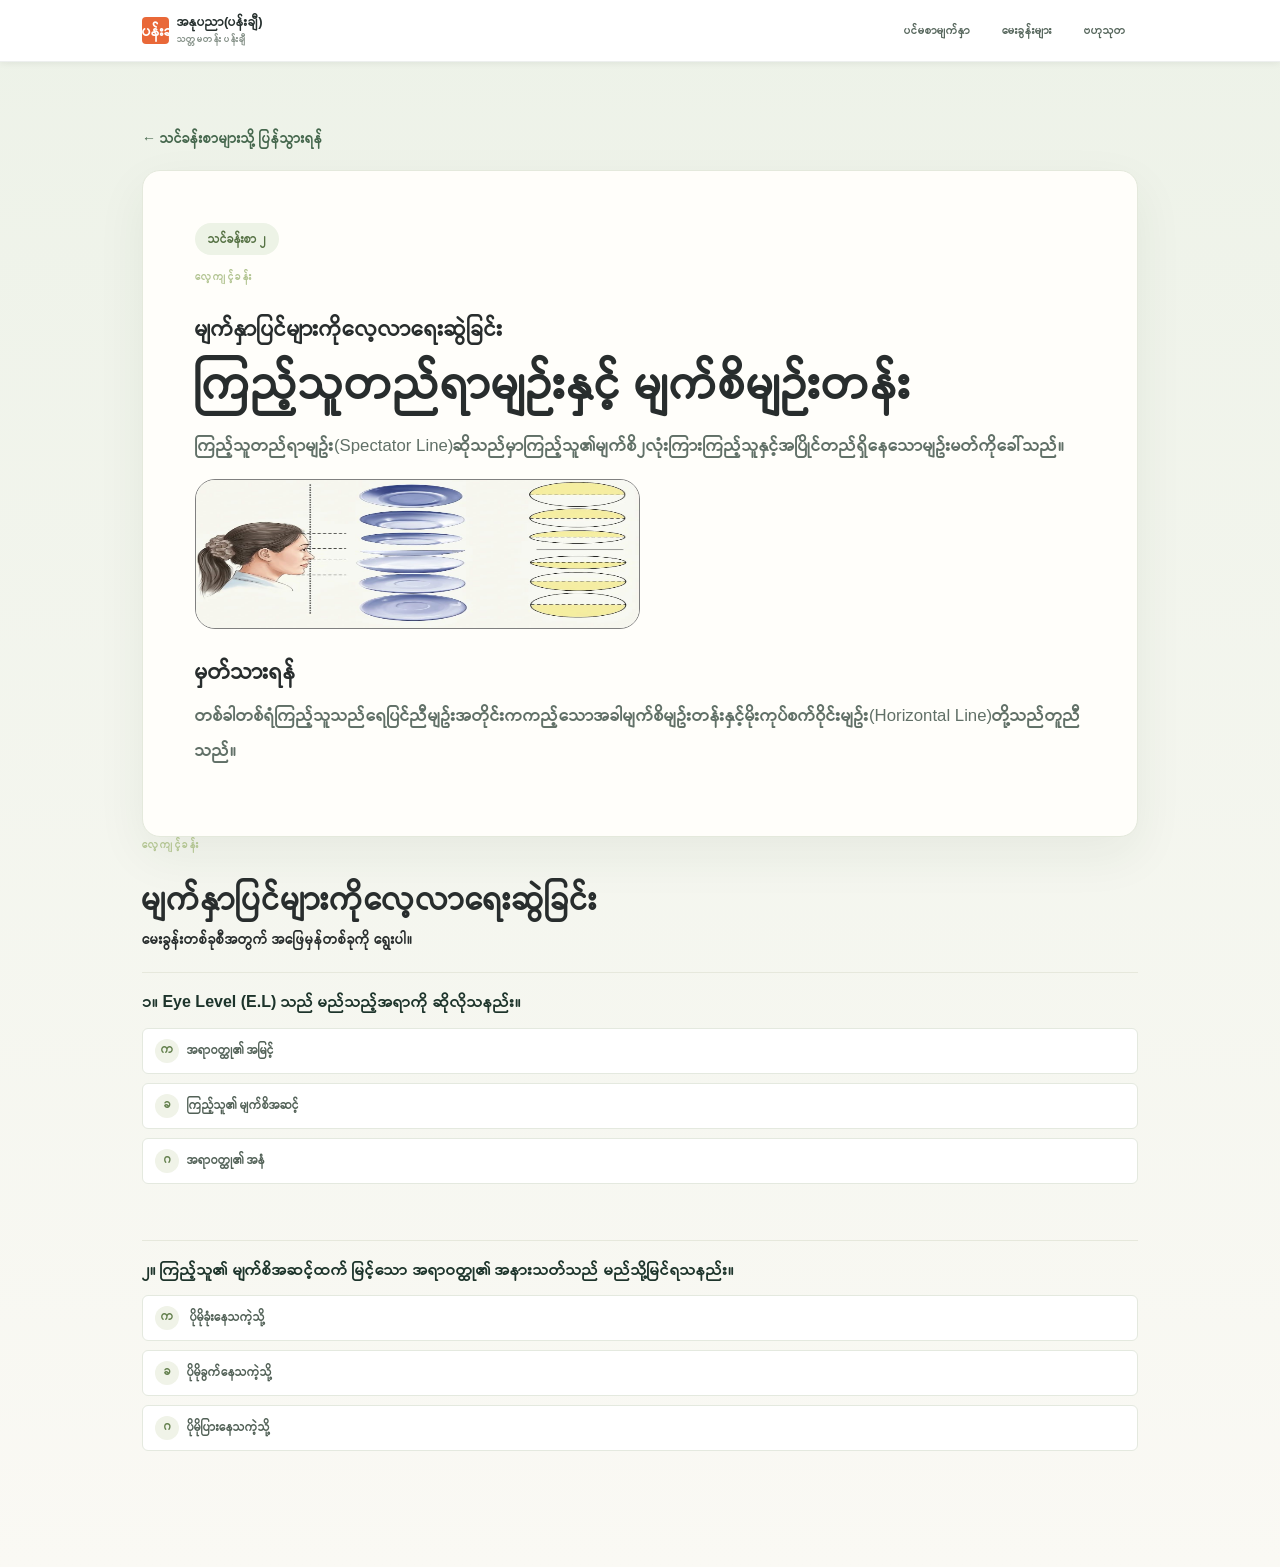
<file: pages/third-page.html>
<!doctype html>
<html lang="my">

<head>
  <meta charset="utf-8">
  <meta name="viewport" content="width=device-width, initial-scale=1">
  <title>သင်ခန်းစာ ၂ | မျက်နှာပြင်အနိမ့်အမြင့်လေ့လာရေးဆွဲခြင်း</title>
  <link href="../css/bootstrap.min.css" rel="stylesheet">
  <link href="../style.css" rel="stylesheet">
  <style>
    .detail-page {
      min-height: 100vh;
      padding: 125px 0 80px;
      background: linear-gradient(180deg, #edf2e8, #faf9f4)
    }

    .detail-shell {
      max-width: 900px;
      margin: auto
    }

    .detail-panel {
      background: #fffefa;
      border: 1px solid #e4e9dc;
      border-radius: 18px;
      padding: clamp(24px, 5vw, 52px);
      box-shadow: 0 18px 50px #1c3a2410
    }

    .detail-number {
      display: inline-block;
      background: #edf3e6;
      color: #567244;
      border-radius: 99px;
      padding: 5px 13px;
      font-size: 12px;
      margin-bottom: 14px
    }

    .detail-panel h1 {
      font-size: clamp(30px, 5vw, 46px);
      margin: 0 0 18px
    }

    .detail-panel p {
      color: #617067;
      line-height: 2.1
    }

    .detail-panel h2 {
      font-size: 22px;
      margin: 30px 0 12px
    }

    .detail-visual {
      height: 190px;
      border-radius: 13px;
      background: linear-gradient(140deg, #dfeadf, #abc5a6);
      margin: 20px 0;
      display: grid;
      place-items: center;
      font-size: 72px;
      color: #45674d
    }

    .lesson-links {
      display: grid;
      grid-template-columns: repeat(3, 1fr);
      gap: 12px;
      margin-top: 28px
    }

    .lesson-links a {
      padding: 15px;
      border: 1px solid #e4e9dc;
      border-radius: 10px;
      text-decoration: none;
      color: #355842;
      background: white
    }

    .lesson-links a:hover {
      background: #f2f6ec
    }

    .detail-quiz {
      margin-top: 38px;
      background: #214c39;
      color: #fff;
      border-radius: 15px;
      padding: clamp(22px, 4vw, 36px)
    }

    .detail-quiz h2 {
      margin-top: 0
    }

    .detail-quiz p {
      color: #e0e9df
    }

    .quiz-card {
      box-shadow: none
    }

    .back-link {
      display: inline-block;
      margin-bottom: 18px;
      color: #45674d;
      text-decoration: none
    }

    @media(max-width:767px) {
      .lesson-links {
        grid-template-columns: 1fr
      }


    }
  </style>
</head>

<body>
  <nav class="navbar navbar-expand-lg fixed-top site-nav">
    <div class="container"><a class="navbar-brand d-flex align-items-center gap-2" href="../index.html"><span
          class="brand-mark">ပန်းချီ</span><span>အနုပညာ(ပန်းချီ)<span class="brand-sub">သတ္တမတန်း
            ပန်းချီ</span></span></a><button class="navbar-toggler" type="button" data-bs-toggle="collapse"
        data-bs-target="#mainMenu" aria-controls="mainMenu" aria-expanded="false" aria-label="မီနူးဖွင့်ရန်"><span
          class="navbar-toggler-icon"></span></button>
      <div class="collapse navbar-collapse" id="mainMenu">
        <ul class="navbar-nav ms-auto align-items-lg-center gap-lg-2">
          <li class="nav-item"><a class="nav-link" href="../index.html">ပင်မစာမျက်နှာ</a></li>
          <li class="nav-item"><a class="nav-link" href="../questions.html">မေးခွန်းများ</a></li>
          <li class="nav-item"><a class="nav-link" href="../knowledge.html">ဗဟုသုတ</a></li>
      </div>
    </div>
  </nav>
  <main class="detail-page">
    <div class="container detail-shell">
      <a class="back-link" href="../index.html#lesson">← သင်ခန်းစာများသို့ ပြန်သွားရန်</a>
      <section class="detail-panel" id="introduction"><span class="detail-number" id="detailNumber">သင်ခန်းစာ</span>



        <div class="section-kicker light-kicker">လေ့ကျင့်ခန်း</div>
        <h2>မျက်နှာပြင်များကို​လေ့​လာ​ရေးဆွဲခြင်း</h2>




        <!-- <div class="detail-visual" id="detailVisual" aria-hidden="true">⌁</div> -->
        <h1 id="detailTitle">မြေပြင်ဖြစ်စဉ်များ</h1>
        <p id="detailDescription" style="font-size: larger;">ကြည့်သူတည်​ရာမျဥ်း(Spectator
          Line)ဆိုသည်မှာကြည့်သူ၏မျက်စိ၂လုံးကြားကြည့်သူနှင့်အပြိုင်​တည်ရှိ​နေ​သောမျဥ်းမတ်ကို​ခေါ်သည်။</p>

        <img src="../assets/images/wiwi.png" alt="description"
          style="border: 1px solid grey; border-radius: 20px; width: 50%; height: 150px;">

        <h2>မှတ်သားရန်</h2>
        <p id="detailNote" style="font-size: larger;">
          တစ်ခါတစ်ရံကြည့်သူသည်​ရေပြင်ညီမျဥ်းအတိုင်းကကည့်​သောအခါမျက်စိမျဥ်းတန်းနှင့်မိုးကုပ်စက်ဝိုင်းမျဥ်း(Horizontal
          Line)တို့သည်တူညီသည်။</p>
      </section>


      <div class="section-kicker light-kicker">လေ့ကျင့်ခန်း</div>
      <h2>မျက်နှာပြင်များကို​လေ့​လာ​ရေးဆွဲခြင်း</h2>
      <p>မေးခွန်းတစ်ခုစီအတွက် အဖြေမှန်တစ်ခုကို ရွေးပါ။</p>
      <div class="quiz-question">
        <h3>၁။ Eye Level (E.L) သည် မည်သည့်အရာကို ဆိုလိုသနည်း။</h3>
        <div class="quiz-options"><button class="answer-option" data-answer="correct"><span
              class="option-letter">က</span>အရာဝတ္ထု၏ အမြင့်</button><button class="answer-option"
            data-answer="correct"><span class="option-letter">ခ</span>ကြည့်သူ၏ မျက်စိအဆင့်</button><button
            class="answer-option" data-answer="wrong"><span class="option-letter">ဂ</span>အရာဝတ္ထု၏ အနံ</button></div>
        <p class="quiz-feedback" aria-live="polite"></p>
      </div>
      <div class="quiz-question">
        <h3>၂။ ကြည့်သူ၏ မျက်စိအဆင့်ထက် မြင့်သော အရာဝတ္ထု၏ အနားသတ်သည် မည်သို့မြင်ရသနည်း။</h3>
        <div class="quiz-options"><button class="answer-option" data-answer="wrong"><span class="option-letter">က</span>
            ပိုမိုခုံးနေသကဲ့သို့</button><button class="answer-option" data-answer="wrong"><span
              class="option-letter">ခ</span>ပိုမိုခွက်နေသကဲ့သို့</button><button class="answer-option"
            data-answer="correct"><span class="option-letter">ဂ</span>ပိုမိုပြားနေသကဲ့သို့</button></div>
        <p class="quiz-feedback" aria-live="polite"></p>
      </div>


    </div>
  </main>
  <script src="../js/bootstrap.bundle.min.js"></script>
  <script src="../script.js"></script>
  <script>
    const topics = { weathering: { number: 'သင်ခန်းစာ ၁', title: 'ကျောက်ဆွေးမြည့်ခြင်း', icon: '⌁', description: 'အပူချိန်ပြောင်းလဲမှု၊ မိုးရေနှင့် လေတို့ကြောင့် ကျောက်တုံးများသည် မူလနေရာတွင်ပင် အက်ကွဲပြီး သေးငယ်သော အပိုင်းအစများ ဖြစ်လာသည်။', note: 'ကျောက်ဆွေးမြည့်ခြင်းသည် ကျောက်ကို နေရာမရွှေ့ဘဲ အရွယ်အစားသေးငယ်စေသော ဖြစ်စဉ်ဖြစ်သည်။' }, erosion: { number: 'သင်ခန်းစာ ၂', title: 'ကြည့်သူတည်ရာမျဉ်းနှင့် မျက်စိမျဉ်းတန်း', icon: '↗', description: 'ကြည့်သူတည်ရာမျဉ်း (Spectator Line) ဆိုသည်မှာ ကြည့်သူ၏မျက်စိ ၂ လုံးကြား ကြည့်သူနှင့်အပြိုင် တည်ရှိနေသောမျဉ်းမတ်ကို ခေါ်သည်။', note: 'ကြည့်ရှုသူနှင့် အနုပညာလက်ရာအကြား ရှုထောင့်၊ အချိုးအစားနှင့် အမြင်အာရုံဆိုင်ရာ အာရုံစူးစိုက်မှုတို့ကို သတ်မှတ်ဖော်ပြရန် အသုံးပြုသည့် စိတ်ကူးယဉ်မျဉ်းကြောင်းတစ်ခုဖြစ်သည်။' }, deposition: { number: 'သင်ခန်းစာ ၃', title: 'ပန်းချီ', icon: '⌄', description: 'သယ်ဆောင်လာသော အနည်များသည် မြစ်ဝနှင့် ကမ်းခြေကဲ့သို့ နေရာများတွင် စုပုံကာ မြေပြင်ပုံစံအသစ်များ ဖြစ်လာစေသည်။', note: 'ရေစီးနှေးသွားသောအခါ သယ်ဆောင်လာသည့် အနည်များ ကျန်ရစ်စုပုံတတ်သည်။' } };
    const topic = topics[new URLSearchParams(location.search).get('topic') || 'erosion']; if (topic) { document.getElementById('detailNumber').textContent = topic.number; document.getElementById('detailTitle').textContent = topic.title; document.getElementById('detailVisual').textContent = topic.icon; document.getElementById('detailDescription').textContent = topic.description; document.getElementById('detailNote').textContent = topic.note; }
  </script>
</body>

</html>
</file>
<file: style.css>
@font-face {
    font-family: 'Pyidaungsu';
    src: url('assets/fonts/Pyidaungsu-2.5.3_Bold.ttf') format('truetype');
    font-style: normal;
    font-weight: 100 900;
    font-display: swap
}

:root {
    --ink: #1d342b;
    --muted: #68786e;
    --cream: #f8f7f1;
    --paper: #fffefa;
    --green: #245d46;
    --green-dark: #173d30;
    --lime: #c6dc75;
    --orange: #e7a66c;
    --line: #e6e8dc;
    --font: 'Pyidaungsu', sans-serif
}

* {
    box-sizing: border-box
}

html {
    scroll-behavior: smooth;
    scroll-padding-top: 82px
}

body {
    margin: 0;
    background: var(--cream);
    color: var(--ink);
    font-family: var(--font);
    font-size: 15px;
    line-height: 1.9
}

.site-nav {
    background: rgba(248, 247, 241, .94);
    backdrop-filter: blur(15px);
    border-bottom: 1px solid rgba(29, 52, 43, .08);
    padding: 12px 0
}

.navbar-brand {
    font-size: 14px;
    font-weight: 700;
    color: var(--ink);
    text-decoration: none;
    line-height: 1.45
}

.brand-mark {
    width: 37px;
    height: 37px;
    border-radius: 12px;
    background: var(--green);
    color: white;
    display: inline-grid;
    place-items: center;
    font-size: 15px
}

.brand-sub {
    display: block;
    font: 600 9px 'Pyidaungsu', sans-serif;
    letter-spacing: 1.4px;
    color: #849087
}

.nav-link {
    font-size: 12px;
    color: #57675d;
    padding: 9px 12px !important
}

.nav-link:hover,
.nav-link:focus {
    color: var(--green)
}

.nav-cta {
    border: 1px solid #cfd8cc;
    border-radius: 7px;
    color: var(--green);
    font-weight: 600
}

.dropdown-menu {
    font-size: 12px;
    border: 1px solid var(--line);
    box-shadow: 0 12px 30px #23332613
}

.hero {
    position: relative;
    overflow: hidden;
    min-height: 680px;
    padding: 152px 0 105px;
    margin-top: 40px;

    background-image: url("assets/images/image.png") !important;
    background-size: 100% 100% !important;
    background-position: center !important;
    background-repeat: no-repeat !important;

}

.hero-grid {
    position: absolute;
    inset: 0 0 0 46%;
    opacity: .27;
    background-image: linear-gradient(#7d927f27 1px, transparent 1px), linear-gradient(90deg, #7d927f27 1px, transparent 1px);
    background-size: 44px 44px;
    mask-image: linear-gradient(90deg, transparent, #000)
}

.hero-content {
    position: relative;
    z-index: 1
}

.eyebrow,
.section-kicker {
    font: 700 10px 'Pyidaungsu', sans-serif;
    letter-spacing: 1.8px;
    text-transform: uppercase;
    color: #698071
}

.eyebrow {
    display: flex;
    align-items: center;
    gap: 10px;
    margin-bottom: 25px
}

.eyebrow-dot {
    width: 7px;
    height: 7px;
    border-radius: 50%;
    background: #83a553;
    box-shadow: 0 0 0 5px #83a55321
}

.hero h1 {
    font-size: clamp(39px, 5vw, 62px);
    line-height: 1.42;
    letter-spacing: -1.8px;
    font-weight: 700;
    margin: 0 0 18px
}

.hero h1 span {
    color: var(--green)
}

.hero-copy {
    max-width: 510px;
    color: #68766c;
    font-size: 14px;
    margin: 0 0 28px;
    line-height: 2
}

.btn-start {
    background: var(--green);
    border-color: var(--green);
    font-size: 12px;
    padding: 13px 19px;
    border-radius: 7px
}

.btn-start:hover {
    background: var(--green-dark);
    border-color: var(--green-dark)
}

.btn-start span {
    padding-left: 13px
}

.hero-meta {
    font: 11px 'Pyidaungsu', sans-serif;
    color: #829086
}

.landscape-card {
    background: var(--paper);
    padding: 15px;
    border-radius: 14px;
    box-shadow: 0 22px 65px #294b3115;
    transform: rotate(1.4deg)
}

.landscape-label,
.landscape-caption {
    display: flex;
    align-items: center;
    gap: 9px;
    font-size: 10px;
    color: #627167
}

.landscape-label {
    padding: 3px 4px 12px
}

.landscape-pin {
    color: #80a14b
}

.landscape-art {
    height: 280px;
    position: relative;
    overflow: hidden;
    border-radius: 8px;
    background: linear-gradient(180deg, #dfeadf 0%, #e6eddc 55%, #c8d5ae 100%)
}

.sun {
    position: absolute;
    top: 39px;
    right: 54px;
    width: 50px;
    height: 50px;
    border-radius: 50%;
    background: #e9b873;
    box-shadow: 0 0 0 12px #e9b87330
}

.mountain {
    position: absolute;
    inset: auto 0 0;
    height: 160px;
    clip-path: polygon(0 100%, 0 72%, 20% 27%, 34% 60%, 53% 8%, 77% 58%, 90% 28%, 100% 63%, 100% 100%)
}

.mountain-back {
    height: 185px;
    background: #9ab69b;
    opacity: .65;
    transform: translateX(10px)
}

.mountain-mid {
    height: 144px;
    background: #698c72;
    clip-path: polygon(0 100%, 0 74%, 26% 35%, 43% 59%, 62% 10%, 82% 66%, 100% 39%, 100% 100%)
}

.mountain-front {
    height: 94px;
    background: #476c53;
    clip-path: polygon(0 100%, 0 55%, 16% 33%, 33% 62%, 52% 22%, 73% 67%, 87% 40%, 100% 63%, 100% 100%)
}

.river {
    position: absolute;
    z-index: 3;
    left: 45%;
    bottom: -47px;
    width: 68px;
    height: 190px;
    border-radius: 48%;
    transform: rotate(36deg);
    background: #95c0b0;
    box-shadow: 0 0 0 7px #eff4df40
}

.river-shine {
    position: absolute;
    z-index: 4;
    left: 52%;
    bottom: 14px;
    width: 3px;
    height: 66px;
    background: #e7f1dc;
    transform: rotate(36deg);
    border-radius: 3px
}

.contour {
    position: absolute;
    z-index: 5;
    border: 1px solid #e6e9d288;
    border-radius: 50%;
    width: 255px;
    height: 75px;
    left: 4%;
    bottom: -51px;
    transform: rotate(-9deg)
}

.contour-two {
    width: 320px;
    height: 85px;
    left: -10%;
    bottom: -60px
}

.art-note {
    position: absolute;
    z-index: 6;
    font: 9px 'Pyidaungsu', sans-serif;
    padding: 5px 8px;
    background: #fffefaD9;
    border-radius: 4px;
    color: #355842
}

.note-one {
    right: 16%;
    bottom: 51px
}

.note-two {
    left: 9%;
    bottom: 103px
}

.landscape-caption {
    padding: 11px 4px 2px;
    font-size: 9px
}

.caption-line {
    height: 1px;
    flex: 1;
    background: var(--line)
}

.hero-bottom {
    position: absolute;
    bottom: 25px;
    left: 50%;
    transform: translateX(-50%);
    display: flex;
    align-items: center;
    gap: 10px;
    color: #829086;
    font: 9px 'Pyidaungsu', sans-serif;
    letter-spacing: 1px
}

.down-mark {
    font-size: 16px
}

.section-pad {
    padding: 100px 0
}

.intro-section {
    background: var(--paper)
}

.section-kicker {
    margin-bottom: 25px
}

.section-title {
    font-size: clamp(30px, 3.5vw, 43px);
    line-height: 1.55;
    font-weight: 700;
    letter-spacing: -1px;
    margin: 0
}

.lead-copy {
    color: #627067;
    font-size: 15px;
    line-height: 2.2
}

.intro-facts {
    display: flex;
    gap: 38px;
    margin-top: 27px;
    padding-top: 22px;
    border-top: 1px solid var(--line)
}

.intro-facts>div {
    display: flex;
    flex-direction: column
}

.fact-number {
    font: 700 29px 'Pyidaungsu', sans-serif;
    color: var(--green)
}

.fact-label {
    font-size: 10px;
    color: #78857b
}

.lesson-section {
    background: #f2f3eb
}

.section-aside {
    font-size: 13px;
    color: #718077;
    line-height: 2
}

.process-card {
    background: var(--paper);
    padding: 22px;
    border: 1px solid #ebede3;
    border-radius: 11px;
    transition: transform .2s, box-shadow .2s
}

.process-card:hover {
    transform: translateY(-4px);
    box-shadow: 0 16px 30px #1c3a2410
}

.process-top {
    display: flex;
    align-items: center;
    justify-content: space-between
}

.step-number {
    font: 700 11px 'Pyidaungsu', sans-serif;
    color: #98a797
}

.process-icon {
    font-size: 22px;
    color: #6c9666
}

.process-art {
    position: relative;
    overflow: hidden;
    height: 110px;
    margin: 12px 0 17px;
    border-radius: 7px;
    background: #eef2e8
}

.process-card h3 {
    font-size: 17px;
    font-weight: 700;
    margin: 0 0 10px
}

.process-card p {
    font-size: 12px;
    color: #768279;
    line-height: 2;
    min-height: 72px;
    margin: 0 0 18px
}

.process-tag {
    display: inline-block;
    border-radius: 30px;
    background: #f1f4e7;
    color: #698044;
    padding: 5px 10px;
    font-size: 9px
}

.rock {
    position: absolute;
    background: #88947d;
    clip-path: polygon(27% 0, 80% 10%, 100% 72%, 64% 100%, 0 78%, 6% 25%)
}

.rock-a {
    width: 58px;
    height: 51px;
    left: 19%;
    bottom: 23px
}

.rock-b {
    width: 40px;
    height: 34px;
    left: 53%;
    bottom: 18px;
    background: #a5ae93
}

.rock-c {
    width: 22px;
    height: 18px;
    left: 66%;
    bottom: 15px;
    background: #c1c8a8
}

.crack {
    position: absolute;
    width: 1px;
    height: 47px;
    left: 43%;
    bottom: 27px;
    background: #f1f2df;
    transform: rotate(16deg);
    z-index: 2
}

.rain-drop {
    position: absolute;
    width: 2px;
    height: 14px;
    background: #8bb5ad;
    transform: rotate(20deg);
    border-radius: 4px
}

.drop-a {
    top: 15px;
    left: 27%
}

.drop-b {
    top: 24px;
    left: 60%
}

.slope {
    position: absolute;
    width: 230px;
    height: 120px;
    left: 13%;
    bottom: -67px;
    border-radius: 50%;
    background: #aebd94;
    transform: rotate(-17deg)
}

.moving-rock {
    position: absolute;
    width: 15px;
    height: 12px;
    background: #71836f;
    clip-path: polygon(25% 0, 100% 20%, 80% 100%, 0 70%)
}

.moving-rock.rock-a {
    left: 49%;
    bottom: 46px
}

.moving-rock.rock-b {
    left: 68%;
    bottom: 32px;
    width: 10px;
    height: 8px;
    background: #8fa087
}

.wind-line {
    position: absolute;
    width: 43px;
    height: 1px;
    background: #9bb5a4;
    left: 20%;
    top: 35px;
    transform: rotate(-8deg)
}

.wind-b {
    top: 45px;
    left: 27%;
    width: 29px
}

.shore {
    position: absolute;
    inset: 0;
    background: linear-gradient(180deg, #edf2e8 0 56%, #a5c5b5 56%)
}

.sediment {
    position: absolute;
    bottom: 27px;
    background: #c8ae79;
    border-radius: 50% 50% 0 0
}

.sed-a {
    left: 33%;
    width: 45px;
    height: 25px
}

.sed-b {
    left: 44%;
    width: 59px;
    height: 34px;
    background: #b99e6c
}

.sed-c {
    left: 58%;
    width: 48px;
    height: 21px
}

.water-line {
    position: absolute;
    top: 57%;
    left: 10%;
    right: 12%;
    height: 1px;
    background: #f6faf4
}

.example-strip {
    display: flex;
    align-items: flex-start;
    gap: 17px;
    padding: 23px 25px;
    margin-top: 24px;
    background: #e7eddd;
    border-radius: 9px
}

.example-icon {
    flex: none;
    width: 33px;
    height: 33px;
    display: grid;
    place-items: center;
    background: #fffefa;
    border-radius: 50%;
    color: #8ca456
}

.example-strip strong {
    font-size: 12px
}

.example-strip p {
    font-size: 11px;
    color: #718077;
    line-height: 1.9;
    margin: 5px 0 0
}

.example-arrow {
    margin-left: auto;
    color: #81966d
}

.light-kicker {
    color: #b2c491
}

.quiz-options {
    display: grid;
    gap: 9px
}

.answer-option {
    border: 1px solid #e4e9df;
    background: white;
    color: #526157;
    border-radius: 6px;
    text-align: left;
    padding: 10px 12px;
    font: 12px var(--font);
    transition: all .18s
}

.answer-option:hover {
    border-color: #9cb487;
    background: #f5f8ef
}

.option-letter {
    display: inline-grid;
    place-items: center;
    width: 24px;
    height: 24px;
    margin-right: 8px;
    border-radius: 50%;
    background: #f0f3e8;
    color: #64804e
}

.answer-option.is-correct {
    border-color: #7ba16d;
    background: #f0f7eb;
    color: #3f6445
}

.answer-option.is-wrong {
    border-color: #df9c88;
    background: #fff3ee;
    color: #98594e
}

.quiz-feedback {
    min-height: 24px;
    font-size: 11px;
    margin: 12px 0 0;
    color: #64804e
}

.knowledge-section {
    background: var(--paper)
}

.fact-list {
    border-top: 1px solid var(--line)
}

.fact-row {
    display: grid;
    grid-template-columns: 38px 1fr;
    gap: 17px;
    padding: 22px 0;
    border-bottom: 1px solid var(--line)
}

.fact-mark {
    font: 600 12px 'Pyidaungsu', sans-serif;
    color: #829b60;
    padding-top: 2px
}

.fact-row h3 {
    font-size: 14px;
    font-weight: 700;
    margin: 0 0 7px
}

.fact-row p {
    font-size: 11px;
    line-height: 2;
    color: #7b877d;
    margin: 0
}

.team-section {
    padding: 0 0 90px;
    background: var(--paper)
}

.team-panel {
    position: relative;
    overflow: hidden;
    display: flex;
    justify-content: space-between;
    align-items: center;
    min-height: 300px;
    padding: 50px 7%;
    border-radius: 13px;
    background: #284e3c;
    color: white
}

.team-content {
    position: relative;
    z-index: 1;
    max-width: 610px
}

.team-content h2 {
    font-size: 32px;
    line-height: 1.55;
    margin: 12px 0
}

.team-content p {
    max-width: 520px;
    font-size: 12px;
    line-height: 2;
    color: #d0dbcf
}

.team-links {
    display: flex;
    gap: 23px;
    margin-top: 23px
}

.team-links a {
    font-size: 11px;
    color: #e6eddd;
    text-decoration: none;
    border-bottom: 1px solid #96aa8d;
    padding-bottom: 4px
}

.team-links a span {
    padding-left: 9px;
    color: var(--lime)
}

.team-badge {
    position: relative;
    z-index: 1;
    flex: none;
    width: 148px;
    height: 148px;
    border: 1px solid #9ab093;
    border-radius: 50%;
    display: flex;
    flex-direction: column;
    justify-content: center;
    align-items: center;
    transform: rotate(8deg);
    color: #d7e3c2
}

.team-badge span {
    font: 700 43px 'Pyidaungsu', sans-serif;
    line-height: 1
}

.team-badge small {
    font: 600 8px 'Pyidaungsu', sans-serif;
    letter-spacing: 2px;
    text-align: center;
    margin-top: 7px
}

.team-badge i {
    position: absolute;
    right: -7px;
    top: 10px;
    color: var(--lime);
    font-style: normal;
    font-size: 20px
}

.team-orbit {
    position: absolute;
    border: 1px solid #ffffff16;
    border-radius: 50%;
    width: 450px;
    height: 450px;
    right: 2%;
    top: -30%;
    pointer-events: none
}

.orbit-two {
    width: 330px;
    height: 330px;
    right: 8%;
    top: -8%
}

.site-footer {
    background: #f1f1e9;
    padding: 54px 0 20px
}

.footer-brand {
    display: flex;
    align-items: center;
    gap: 10px
}

.footer-note,
.footer-meta {
    font-size: 10px;
    color: #7a877d;
    line-height: 2.2
}

.footer-note {
    margin: 13px 0 24px
}

.thanks {
    font-size: 13px;
    line-height: 2;
    color: #3f5b48
}

.thanks span {
    color: #8da653
}

.footer-heading {
    font-size: 11px;
    font-weight: 700;
    margin: 6px 0 16px
}

.reference-list {
    padding: 0;
    list-style: none
}

.reference-list li {
    margin-bottom: 10px
}

.reference-list a {
    font: 10px 'Pyidaungsu', var(--font);
    color: #708077;
    text-decoration: none
}

.reference-list a:hover {
    color: var(--green);
    text-decoration: underline
}

.footer-bottom {
    border-top: 1px solid #dedfd5;
    margin-top: 35px;
    padding-top: 16px;
    display: flex;
    justify-content: space-between;
    font: 9px 'Pyidaungsu', var(--font);
    color: #879187
}

.footer-bottom a {
    color: #65786a;
    text-decoration: none
}

@media(max-width:991px) {
    .hero {
        padding: 130px 0 95px
    }

    .landscape-card {
        max-width: 460px;
        margin: 0 auto
    }

    .process-card p {
        min-height: 0
    }

    .team-badge {
        width: 120px;
        height: 120px
    }
}

@media(max-width:767px) {
    body {
        font-size: 14px
    }

    .hero {
        padding: 125px 0 78px;
        min-height: 0
    }

    .hero h1 {
        font-size: 39px
    }

    .hero-grid {
        inset: 0;
        mask-image: linear-gradient(180deg, transparent, #000)
    }

    .landscape-art {
        height: 230px
    }

    .hero-bottom {
        display: none
    }

    .section-pad {
        padding: 70px 0
    }

    .section-kicker {
        margin-bottom: 17px
    }

    .intro-facts {
        gap: 22px
    }

    .fact-number {
        font-size: 25px
    }

    .fact-label {
        font-size: 9px
    }

    .process-card p {
        min-height: 0
    }

    .team-section {
        padding-bottom: 65px
    }

    .team-panel {
        padding: 37px 27px;
        min-height: 0
    }

    .team-content h2 {
        font-size: 25px
    }

    .team-badge {
        display: none
    }

    .team-links {
        gap: 16px;
        flex-wrap: wrap
    }

    .footer-bottom {
        gap: 12px;
        flex-wrap: wrap
    }

    .section-title {
        font-size: 32px
    }
}

@media(prefers-reduced-motion:reduce) {

    *,
    *::before,
    *::after {
        scroll-behavior: auto !important;
        transition: none !important
    }
}

/* Refreshed navigation and lesson cards */
.site-nav {
    padding: 10px 0;
    background: rgba(255, 254, 250, .96);
    box-shadow: 0 5px 24px rgba(29, 52, 43, .06)
}

.site-nav .container {
    max-width: 1180px
}

.navbar-toggler {
    border: 1px solid #d9e2d5;
    border-radius: 8px;
    padding: 7px 10px;
    box-shadow: none !important
}

.navbar-toggler-icon {
    width: 1.2em;
    height: 1.2em
}

.navbar-nav {
    padding: 4px 0
}

.navbar-nav .nav-link {
    border-radius: 7px;
    transition: background .18s, color .18s
}

.navbar-nav .nav-link:hover,
.navbar-nav .nav-link:focus {
    background: #edf2e8
}

.navbar-nav .nav-cta {
    padding: 8px 14px !important;
    background: var(--green);
    color: #fff;
    border-color: var(--green)
}

.navbar-nav .nav-cta:hover,
.navbar-nav .nav-cta:focus {
    background: var(--green-dark);
    color: #fff
}

.dropdown-menu {
    padding: 8px;
    border-radius: 10px
}

.dropdown-item {
    border-radius: 6px;
    padding: 8px 12px
}

.lesson-section {
    background: linear-gradient(180deg, #eef2e8 0%, #f7f7f0 100%)
}

.process-card {
    position: relative;
    overflow: hidden;
    padding: 24px;
    background: #fff;
    border: 1px solid #e3e9dd;
    border-radius: 14px;
    box-shadow: 0 8px 24px rgba(32, 63, 43, .045)
}

.process-card:before {
    content: "";
    position: absolute;
    inset: 0 0 auto;
    height: 4px;
    background: linear-gradient(90deg, #8eaa69, #d4dfac)
}

.process-card:hover {
    transform: translateY(-6px);
    box-shadow: 0 18px 36px rgba(32, 63, 43, .12)
}

.process-top {
    margin-bottom: 4px
}

.step-number {
    display: grid;
    place-items: center;
    width: 32px;
    height: 32px;
    border-radius: 10px;
    background: #edf3e6;
    color: #547143;
    font-size: 13px
}

.process-icon {
    display: grid;
    place-items: center;
    width: 36px;
    height: 36px;
    border-radius: 50%;
    background: #f5f6ed;
    color: #6c9666
}

.process-art {
    height: 130px;
    margin: 12px 0 20px;
    border: 1px solid #e7ecdf;
    border-radius: 10px;
    background: linear-gradient(145deg, #f2f5eb, #e6eddf)
}

.process-card h3 {
    font-size: 18px;
    line-height: 1.7
}

.process-card p {
    font-size: 12px;
    color: #65746a
}

.process-tag {
    background: #edf3e6;
    color: #567244;
    font-weight: 600
}

.example-strip {
    border: 1px solid #dce5d2;
    background: #e8efdf;
    border-radius: 12px
}

@media(max-width:991px) {
    .navbar-collapse {
        margin-top: 10px;
        padding: 10px 13px;
        background: #fffefa;
        border: 1px solid #e7ebdf;
        border-radius: 12px;
        box-shadow: 0 12px 28px rgba(29, 52, 43, .08)
    }

    .navbar-nav {
        align-items: stretch !important;
        gap: 3px !important
    }

    .navbar-nav .nav-link {
        padding: 10px 12px !important
    }

    .navbar-nav .nav-cta {
        margin-top: 5px;
        text-align: center
    }
}

.process-card[role="link"] {
    cursor: pointer
}

.process-card[role="link"]:focus-visible {
    outline: 3px solid #83a553;
    outline-offset: 3px
}

.hero-copy-column {
    max-width: 850px
}

.hero-copy-column h1 {
    margin-left: auto;
    margin-right: auto
}

.hero-copy-column .hero-copy {
    max-width: 680px
}

.logo-strip {
    padding: 88px 0 16px;
    background: #edf1e7
}

.lesson-logo {
    display: flex;
    align-items: center;
    justify-content: center;
    gap: 9px;
    color: #63786a;
    font-size: 11px;
    font-weight: 700
}

.logo-icon {
    width: 38px;
    height: 38px;
    display: grid;
    place-items: center;
    border: 1px solid #d8e2d2;
    border-radius: 50%;
    background: #fffefa;
    color: #4b7655
}

.logo-icon svg {
    width: 21px;
    height: 21px;
    fill: none;
    stroke: currentColor;
    stroke-width: 1.7;
    stroke-linecap: round;
    stroke-linejoin: round
}

.hero {
    padding-top: 72px
}

@media(max-width:767px) {
    .logo-strip {
        padding-top: 78px;
        padding-bottom: 10px
    }

    .lesson-logo {
        gap: 5px;
        font-size: 9px
    }

    .logo-icon {
        width: 32px;
        height: 32px
    }

    .logo-icon svg {
        width: 18px;
        height: 18px
    }

    .hero {
        padding-top: 50px
    }
}

/* Course marketplace inspired home and lesson discovery */
:root {
    --ink: #26302e;
    --green: #e86737;
    --green-dark: #c9522a;
    --cream: #fff;
    --paper: #fff;
    --line: #ececea
}

body {
    background: #fff;
    color: #282d2d;
    font-family: Arial, 'Pyidaungsu', sans-serif;
    font-size: 14px
}

.site-nav {
    padding: 7px 0;
    background: #fff;
    box-shadow: 0 1px 7px #18201c12
}

.navbar-brand {
    font-size: 13px
}

.brand-mark {
    background: #e96838;
    border-radius: 4px;
    width: 27px;
    height: 27px
}

.brand-sub {
    letter-spacing: .4px
}

.nav-link {
    font-size: 11px
}

.hero {
    min-height: 335px;
    padding: 105px 0 65px;
    background: radial-gradient(ellipse at 88% 5%, #b8ead7 0 10%, transparent 10.3%), radial-gradient(ellipse at 100% 40%, #b7e6d4 0 17%, transparent 17.3%), radial-gradient(ellipse at 2% 100%, #ffed9a 0 17%, transparent 17.4%), linear-gradient(105deg, #fff3b4, #f2f8d7 46%, #d2f3e7)
}

.hero-grid {
    display: none
}

/* .hero:after {
    content: 'LEARN\A SOMETHING\A NEW';
    white-space: pre;
    position: absolute;
    right: 7%;
    top: 95px;
    color: #fff9;
    font-size: clamp(44px, 8vw, 100px);
    font-weight: 900;
    line-height: .83;
    letter-spacing: -5px;
    transform: rotate(-5deg);
    pointer-events: none
} */

.hero-content {
    z-index: 2
}

.hero-copy-column {
    max-width: none;
    text-align: left !important
}

.hero-copy-column .eyebrow {
    justify-content: flex-start;
    margin-bottom: 9px
}

.hero h1 {
    font-size: clamp(30px, 3.5vw, 43px);
    line-height: 1.2;
    letter-spacing: -1.2px;
    max-width: 100%;
    text-align: center;
    margin: 0 0 18px
}

.hero h1 span {
    color: #e96838
}

.hero-copy-column .hero-copy {
    font-size: 12px;
    line-height: 1.7;
    max-width: 410px;
    margin: 0 0 15px
}

.hero-copy-column .d-flex {
    justify-content: flex-start !important
}

.btn-start {
    background: #ec713f;
    border-color: #ec713f;
    border-radius: 22px;
    padding: 8px 15px;
    font-size: 11px
}

.hero-meta {
    font-size: 10px
}

.hero-bottom {
    display: none
}

.section-pad {
    padding: 38px 0
}

.category-section {
    background: #fff
}

.landing-heading {
    display: flex;
    justify-content: space-between;
    align-items: end;
    margin-bottom: 16px
}

.landing-heading .section-kicker {
    font-size: 9px;
    letter-spacing: 1px;
    margin-bottom: 3px;
    color: #8a918e
}

.landing-title {
    font-size: 21px;
    line-height: 1.3;
    margin: 0;
    font-weight: 700;
    letter-spacing: -.3px
}

.landing-heading p {
    font-size: 11px;
    color: #838b88;
    margin: 3px 0 0
}

.text-link {
    font-size: 10px;
    color: #2f3633;
    border: 1px solid #e4e7e4;
    border-radius: 18px;
    padding: 5px 12px;
    text-decoration: none;
    white-space: nowrap
}

.text-link:hover {
    color: #e96838;
    border-color: #e96838
}

.category-grid {
    display: grid;
    grid-template-columns: repeat(4, 1fr);
    gap: 10px
}

.category-tile {
    min-height: 94px;
    border: 1px solid #eceeec;
    border-radius: 8px;
    padding: 13px 12px;
    text-decoration: none;
    color: #303735;
    box-shadow: 0 3px 12px #1a281c06;
    transition: transform .18s, box-shadow .18s
}

.category-tile:hover {
    transform: translateY(-3px);
    box-shadow: 0 8px 18px #1a281c10;
    color: #303735
}

.category-icon {
    display: grid;
    place-items: center;
    width: 24px;
    height: 24px;
    margin-bottom: 7px;
    border-radius: 7px;
    font-size: 15px;
    font-weight: bold
}

.orange {
    color: #e96e39;
    background: #fff0e8
}

.coral {
    color: #ed7462;
    background: #fff0ee
}

.pink {
    color: #d55390;
    background: #fff0f7
}

.blue {
    color: #508cde;
    background: #edf5ff
}

.purple {
    color: #9163dc;
    background: #f4efff
}

.yellow {
    color: #d5a12a;
    background: #fff8e4
}

.green {
    color: #45a781;
    background: #eaf8f2
}

.teal {
    color: #27a3a5;
    background: #e8f8f8
}

.category-tile strong {
    display: block;
    font-size: 11px
}

.category-tile small {
    display: block;
    font-size: 9px;
    color: #929996;
    margin-top: 1px
}

.featured-section {
    padding: 10px 0 42px;
    background: #fff
}

.featured-grid {
    display: grid;
    grid-template-columns: repeat(3, minmax(0, 1fr));
    gap: 14px
}

.featured-card {
    border: 1px solid #e9ece9;
    border-radius: 9px;
    overflow: hidden;
    text-decoration: none;
    color: #282d2d;
    background: #fff;
    box-shadow: 0 4px 14px #19231e09;
    transition: transform .18s, box-shadow .18s
}

.featured-card:hover {
    transform: translateY(-3px);
    color: #282d2d;
    box-shadow: 0 10px 24px #19231e15
}

.course-art {
    height: 118px;
    position: relative;
    overflow: hidden;
    background: linear-gradient(130deg, #dcecff, #b4d3ff 55%, #e6f0ff)
}

.course-chip {
    position: absolute;
    top: 9px;
    left: 9px;
    z-index: 3;
    background: #fff;
    color: #35413b;
    border-radius: 4px;
    padding: 3px 6px;
    font-size: 7px;
    font-weight: 700;
    letter-spacing: .4px
}

.course-art i,
.course-art b,
.course-art em {
    position: absolute;
    display: block
}

.course-rock {
    background: linear-gradient(145deg, #d6edff, #f5dfc8)
}

.course-rock i {
    width: 130px;
    height: 95px;
    background: #869aab;
    left: 16%;
    bottom: -30px;
    clip-path: polygon(0 100%, 0 52%, 25% 23%, 43% 34%, 60% 0, 100% 37%, 100% 100%)
}

.course-rock b {
    width: 95px;
    height: 60px;
    background: #f7ffff;
    right: 9%;
    top: 28px;
    border-radius: 8px;
    box-shadow: 0 4px 14px #36527722
}

.course-rock em {
    width: 60px;
    height: 48px;
    left: 45%;
    top: 34px;
    background: #fff;
    border-radius: 50% 50% 12px 12px;
    box-shadow: inset 0 -13px #f7bd90
}

.course-river {
    background: linear-gradient(145deg, #c2f0df, #a7d1f3)
}

.course-river i {
    left: -4%;
    bottom: -42px;
    width: 110%;
    height: 90px;
    border-radius: 50%;
    background: #71b9c9;
    transform: rotate(-12deg)
}

.course-river b {
    left: 15%;
    bottom: -30px;
    width: 76%;
    height: 82px;
    border-radius: 50%;
    border: 16px solid #7ba776;
    transform: rotate(12deg)
}

.course-river em {
    right: 18%;
    top: 28px;
    width: 40px;
    height: 40px;
    border-radius: 50%;
    background: #ffe69c;
    box-shadow: 0 0 0 10px #ffe69c44
}

.course-coast {
    background: linear-gradient(#d7efff 0 53%, #80c5d5 54% 73%, #efd59e 74%)
}

.course-coast i {
    left: 0;
    right: 0;
    bottom: 0;
    height: 35px;
    background: #d7b77d;
    clip-path: polygon(0 62%, 25% 30%, 45% 70%, 68% 28%, 100% 57%, 100% 100%, 0 100%)
}

.course-coast b {
    width: 8px;
    height: 8px;
    border-radius: 50%;
    background: #fff;
    left: 40%;
    top: 60%
}

.course-coast em {
    right: 19%;
    top: 20px;
    width: 30px;
    height: 30px;
    border-radius: 50%;
    background: #ffdd83
}

.course-symbol {
    position: absolute;
    z-index: 2;
    right: 12px;
    bottom: 3px;
    color: #ffffffd9;
    font-size: 25px;
    font-weight: bold
}

.alt .course-symbol {
    color: #ffffffdd
}

.course-info {
    padding: 11px 12px 10px
}

.course-info>small {
    font-size: 8px;
    color: #8b9390;
    letter-spacing: .4px
}

.course-info h3 {
    font-size: 13px;
    line-height: 1.4;
    margin: 4px 0;
    font-weight: 700
}

.course-info p {
    font-size: 10px;
    color: #7d8682;
    margin: 0 0 10px
}

.course-meta {
    border-top: 1px solid #f0f1ef;
    padding-top: 8px;
    display: flex;
    justify-content: space-between;
    font-size: 9px;
    color: #7b8580
}

.course-meta span:first-child {
    color: #47a479
}

.lesson-section {
    background: #f7f8f5;
    padding: 55px 0
}

.process-card {
    background: #fff
}

.process-art {
    height: 110px
}

.example-strip {
    background: #e5f5e9
}

.knowledge-section {
    background: #fff
}

.team-section {
    background: #fff
}

.site-footer {
    background: #f7f8f5
}

@media(min-width:992px) {
    .container {
        max-width: 1020px !important;
    }
}

@media(max-width:767px) {
    .hero {
        padding: 105px 0 45px;
        min-height: 0
    }

    .hero:after {
        right: 1%;
        top: 85px;
        font-size: 52px;
        opacity: .55
    }

    .hero h1 {
        font-size: 32px
    }

    .hero-copy-column .hero-copy {
        max-width: 75%
    }

    .category-grid {
        grid-template-columns: repeat(2, minmax(0, 1fr));
        gap: 8px
    }

    .category-tile {
        min-height: 88px
    }

    .featured-grid {
        grid-template-columns: repeat(2, minmax(0, 1fr));
        gap: 10px
    }

    .course-art {
        height: 100px
    }

    .landing-title {
        font-size: 19px
    }

    .landing-heading {
        align-items: center
    }

    .featured-section {
        padding-bottom: 30px
    }
}

@media(max-width:420px) {
    .featured-grid {
        grid-template-columns: 1fr
    }

    .course-art {
        height: 140px
    }

    .hero-meta {
        display: none
    }

    .text-link {
        padding: 4px 8px
    }
}

.logo-strip {
    position: relative;
    z-index: 2;
    padding: 52px 0 8px;
    background: #fff
}

.logo-row {
    display: flex;
    justify-content: center;
    gap: clamp(28px, 8vw, 100px)
}

.lesson-logo {
    display: flex;
    align-items: center;
    gap: 8px;
    color: #56615d;
    font-size: 10px;
    font-weight: 700;
    text-decoration: none
}

.lesson-logo:hover {
    color: #e96838
}

.logo-icon {
    width: 29px;
    height: 29px;
    border: 0;
    border-radius: 50%;
    background: #fff4ed;
    color: #e96838
}

.logo-icon svg {
    width: 17px;
    height: 17px
}

.lesson-logo:nth-child(2) .logo-icon {
    background: #eff6ff;
    color: #568fda
}

.lesson-logo:nth-child(3) .logo-icon {
    background: #eff8f2;
    color: #53a27c
}

.hero {
    padding-top: 28px
}

@media(max-width:767px) {
    .logo-strip {
        padding: 50px 0 8px
    }

    .logo-row {
        gap: 14px
    }

    .lesson-logo {
        gap: 5px;
        font-size: 9px
    }

    .logo-icon {
        width: 26px;
        height: 26px
    }

    .hero {
        padding-top: 25px
    }
}

.logo-strip {
    padding: 52px 0 9px
}

.logo-row {
    display: grid;
    grid-template-columns: 1fr auto 1fr;
    align-items: center;
    justify-items: center;
    gap: 20px
}

.logo-row .side-logo {
    width: 75px;
    height: 75px;
    object-fit: contain;
    border-radius: 50%;
}

.logo-row .side-logo:first-child {
    justify-self: start
}

.logo-row .side-logo:last-child {
    justify-self: end
}

.logo-row .center-logo {
    width: 95px;
    height: 95px;
    object-fit: contain;
    border-radius: 50%;
}

@media(max-width:767px) {
    .logo-row .side-logo {
        width: 36px;
        height: 36px
    }

    .logo-row .center-logo {
        width: 52px;
        height: 52px
    }
}

/* Questions and knowledge pages */
.resource-page {
    min-height: 100vh;
    padding: 100px 0 70px;
    background: linear-gradient(180deg, #fff8ed 0, #fff 320px)
}

.resource-shell {
    max-width: 900px
}

.resource-back {
    font-size: 11px;
    color: #7b8580;
    text-decoration: none
}

.resource-back:hover {
    color: #e96838
}

.resource-header {
    padding: 32px 0 24px
}

.resource-kicker {
    font-size: 9px;
    letter-spacing: 1.5px;
    color: #e96838;
    font-weight: 700
}

.resource-header h1 {
    font-size: clamp(30px, 5vw, 42px);
    font-weight: 700;
    letter-spacing: -1px;
    margin: 7px 0
}

.resource-header p {
    font-size: 13px;
    color: #7b8580;
    margin: 0
}

.question-list {
    border-top: 1px solid #e9ece9
}

.question-item {
    border-bottom: 1px solid #e9ece9
}

.question-item h2 {
    margin: 0
}

.question-toggle {
    width: 100%;
    display: grid;
    grid-template-columns: 38px 1fr 24px;
    gap: 12px;
    align-items: center;
    text-align: left;
    border: 0;
    background: transparent;
    padding: 17px 12px;
    color: #303735;
    font: 600 14px Arial, 'Pyidaungsu', sans-serif
}

.question-toggle:hover {
    color: #d95e32
}

.question-number {
    font-size: 10px;
    color: #e96838;
    letter-spacing: .5px
}

.toggle-mark {
    width: 21px;
    height: 21px;
    position: relative;
    border: 1px solid #e6e9e6;
    border-radius: 50%
}

.toggle-mark:before,
.toggle-mark:after {
    content: '';
    position: absolute;
    width: 8px;
    height: 1.5px;
    background: #65716a;
    left: 6px;
    top: 9px
}

.toggle-mark:after {
    transform: rotate(90deg);
    transition: transform .2s
}

.question-toggle:not(.collapsed) .toggle-mark:after {
    transform: rotate(0)
}

.question-answer {
    padding: 0 50px 18px 62px;
    max-width: 800px;
    color: #6f7a74;
    font-size: 13px;
    line-height: 1.9
}

.resource-footer-note {
    margin-top: 26px;
    color: #7b8580;
    font-size: 12px
}

.resource-footer-note a {
    color: #df6339;
    text-decoration: none
}

.knowledge-grid {
    display: grid;
    grid-template-columns: repeat(2, minmax(0, 1fr));
    gap: 12px
}

.knowledge-card {
    display: grid;
    grid-template-columns: 34px 1fr;
    gap: 12px;
    padding: 19px;
    border: 1px solid #e9ece9;
    border-radius: 10px;
    background: #fff;
    box-shadow: 0 4px 15px #19231e08
}

.knowledge-index {
    display: grid;
    place-items: center;
    width: 30px;
    height: 30px;
    border-radius: 9px;
    background: #fff0e8;
    color: #e96838;
    font-size: 10px;
    font-weight: 700
}

.knowledge-card h2 {
    font-size: 14px;
    line-height: 1.5;
    margin: 1px 0 7px
}

.knowledge-card p {
    font-size: 11px;
    line-height: 1.8;
    color: #7b8580;
    margin: 0 0 11px
}

.knowledge-card a {
    font-size: 10px;
    font-weight: 700;
    color: #d95e32;
    text-decoration: none
}

.knowledge-card a span {
    margin-left: 4px
}

@media(max-width:700px) {
    .resource-page {
        padding-top: 88px
    }

    .knowledge-grid {
        grid-template-columns: 1fr
    }

    .resource-header {
        padding: 26px 0 19px
    }

    .question-toggle {
        grid-template-columns: 27px 1fr 22px;
        padding: 15px 5px;
        gap: 9px;
        font-size: 13px
    }

    .question-answer {
        padding: 0 34px 16px 41px
    }
}

.img-cover {
    width: 100%;
    height: 100%;
    object-fit: scale-down;
    display: block;
}


/* School team portfolio */
.portfolio-page { min-height: 100vh; padding-top: 76px; background: #fff; }
.portfolio-header { padding: 48px 0 42px; background: linear-gradient(135deg, #fff3b4, #f2f8d7 52%, #d2f3e7); }
.portfolio-kicker { color: #e96838; font-size: .75rem; font-weight: 700; letter-spacing: .12em; }
.portfolio-header h1 { color: #1d342b; font-size: clamp(1.75rem, 4vw, 2.8rem); font-weight: 700; }
.portfolio-team { max-width: 1080px; }
.portfolio-member { display: flex; align-items: center; gap: 14px; padding: 20px; border: 1px solid #e9ece9; border-radius: 10px; background: #fff; box-shadow: 0 4px 14px #19231e09; }
.portfolio-number { display: grid; width: 38px; height: 38px; place-items: center; flex: 0 0 auto; border-radius: 10px; background: #fff0e8; color: #e96838; font-size: .8rem; font-weight: 700; }

/* Competition information */
.competition-tag { display: inline-block; padding: .25rem .55rem; border-radius: 999px; background: #fff3eb; color: #d95e32; font-size: .72rem; font-weight: 700; }
.competition-bullet { display: grid; width: 1.6rem; height: 1.6rem; flex: 0 0 auto; place-items: center; border-radius: 50%; background: #fff0e8; color: #e96838; font-size: .75rem; font-weight: 700; }
.quiz-question { margin-top: 1.25rem; padding-top: 1rem; border-top: 1px solid #e6e8dc; }
.quiz-question h3 { margin: 0 0 .8rem; color: #1d342b; font-size: 1rem; font-weight: 700; line-height: 1.6; }
</file>
